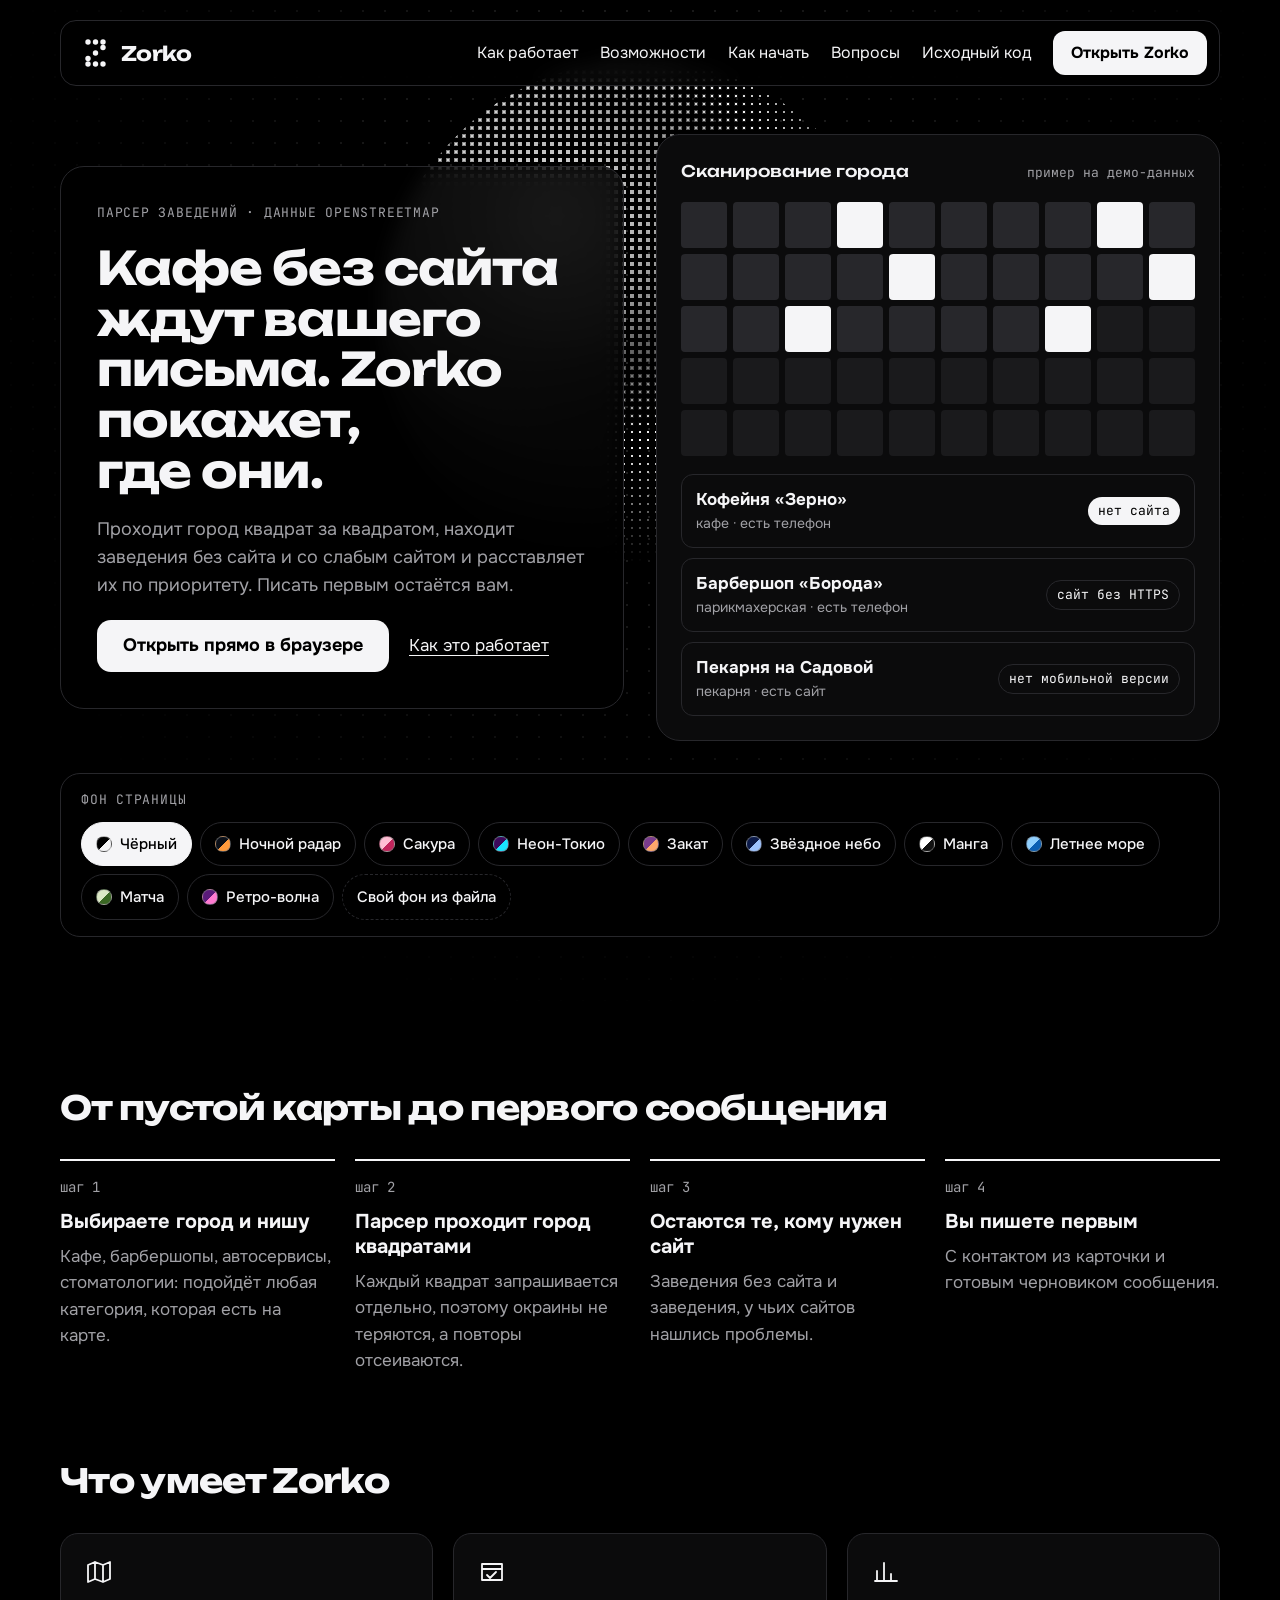
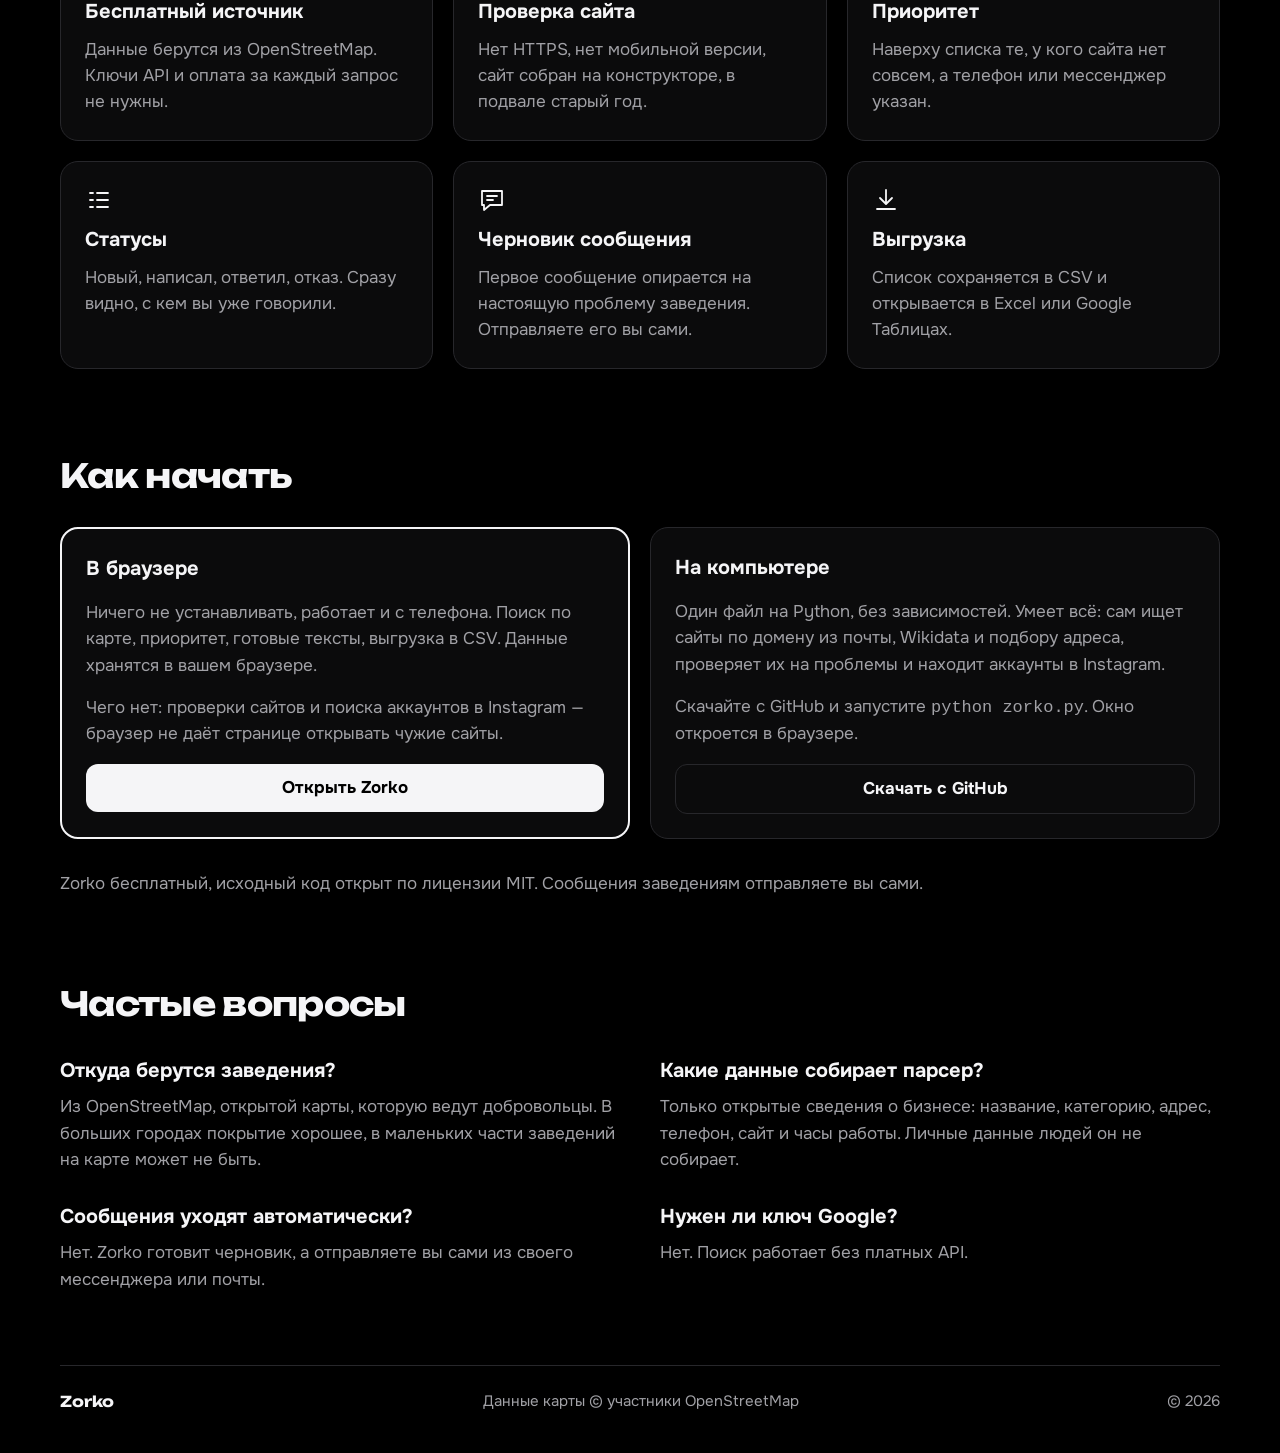
<file: docs/index.html>
<!doctype html>
<html lang="ru">
<head>
<meta charset="utf-8">
<meta name="viewport" content="width=device-width, initial-scale=1">
<title>Zorko — находит заведения без сайта</title>
<meta name="description" content="Zorko проходит город по карте, находит заведения без сайта и со слабым сайтом и расставляет их по приоритету.">
<link rel="stylesheet" href="https://fonts.googleapis.com/css2?family=Unbounded:wght@500;700&amp;family=Onest:wght@400;500;700&amp;family=JetBrains+Mono:wght@500&amp;display=swap">
<link rel="stylesheet" href="assets/site.css">
</head>
<body>
<div id="page" class="pg t-black" style="position: relative; background: var(--bg); color: var(--ink); font-family: 'Onest', system-ui, sans-serif; font-size: 17px; line-height: 1.55">

<header style="position: relative; background: var(--sky); padding: 20px 24px 64px">
<div class="scene" aria-hidden="true" data-scene></div>

<nav aria-label="Основное меню" style="position: relative; max-width: 1160px; margin: 0 auto; box-sizing: border-box; display: flex; flex-wrap: wrap; align-items: center; justify-content: space-between; gap: 10px 24px; padding: 10px 12px 10px 18px; background: var(--glass); border: 1px solid var(--line); border-radius: 16px; backdrop-filter: blur(10px)">
<a href="#top" style="display: flex; align-items: center; gap: 10px; min-height: 44px">
<svg width="32" height="32" viewBox="0 0 32 32" aria-hidden="true"><circle fill="currentColor" cx="9" cy="5" r="2.7"></circle><circle fill="currentColor" cx="16.5" cy="5" r="2.7"></circle><circle fill="currentColor" cx="24" cy="5" r="2.7"></circle><circle fill="currentColor" cx="24" cy="10.5" r="2.7"></circle><circle fill="currentColor" cx="9" cy="21.5" r="2.7"></circle><circle fill="currentColor" cx="9" cy="27" r="2.7"></circle><circle fill="currentColor" cx="16.5" cy="27" r="2.7"></circle><circle fill="currentColor" cx="24" cy="27" r="2.7"></circle><circle class="fa" cx="16.5" cy="16" r="2.7"></circle></svg>
<span style="font-family: 'Unbounded', 'Onest', sans-serif; font-weight: 700; font-size: 20px; letter-spacing: -0.01em">Zorko</span>
</a>
<div style="display: flex; flex-wrap: wrap; align-items: center; gap: 4px 22px; font-size: 16px">
<a href="#kak" style="display: inline-flex; align-items: center; min-height: 44px">Как работает</a>
<a href="#vozmozhnosti" style="display: inline-flex; align-items: center; min-height: 44px">Возможности</a>
<a href="#kak-polzovatsya" style="display: inline-flex; align-items: center; min-height: 44px">Как начать</a>
<a href="#voprosy" style="display: inline-flex; align-items: center; min-height: 44px">Вопросы</a>
<a href="https://github.com/whhhsww/zorko" target="_blank" rel="noopener" style="display: inline-flex; align-items: center; min-height: 44px">Исходный код</a>
<a class="btn" href="app/" style="display: inline-flex; align-items: center; min-height: 44px; padding: 0 18px; border-radius: 12px; background: var(--acc); font-weight: 700">Открыть Zorko</a>
</div>
</nav>

<div id="top" style="position: relative; max-width: 1160px; margin: 48px auto 0; display: grid; grid-template-columns: repeat(auto-fit, minmax(min(440px, 100%), 1fr)); gap: 32px; align-items: center">
<div class="card" style="box-sizing: border-box; padding: 36px; background: var(--glass); border: 1px solid var(--line); border-radius: 24px; backdrop-filter: blur(10px); display: flex; flex-direction: column; gap: 20px">
<div style="font-family: 'JetBrains Mono', ui-monospace, monospace; font-size: 13px; letter-spacing: 0.06em; text-transform: uppercase; color: var(--mute)">Парсер заведений · данные OpenStreetMap</div>
<h1 style="margin: 0; font-family: 'Unbounded', 'Onest', sans-serif; font-weight: 700; font-size: clamp(30px, 3.6vw, 48px); line-height: 1.1; letter-spacing: -0.02em; text-wrap: balance">Кафе без сайта ждут вашего письма. Zorko покажет, где они.</h1>
<p style="margin: 0; font-size: 18px; color: var(--mute); max-width: 34em">Проходит город квадрат за квадратом, находит заведения без сайта и со слабым сайтом и расставляет их по приоритету. Писать первым остаётся вам.</p>
<div style="display: flex; flex-wrap: wrap; align-items: center; gap: 12px 20px">
<a class="btn" href="app/" style="display: inline-flex; align-items: center; min-height: 52px; padding: 0 26px; border-radius: 14px; background: var(--acc); font-weight: 700; font-size: 18px">Открыть прямо в браузере</a>
<a href="#kak" style="display: inline-flex; align-items: center; min-height: 44px; text-decoration: underline; text-underline-offset: 4px">Как это работает</a>
</div>
</div>

<div class="card" style="box-sizing: border-box; padding: 24px; background: var(--card); border: 1px solid var(--line); border-radius: 24px; display: flex; flex-direction: column; gap: 18px">
<div style="display: flex; flex-wrap: wrap; align-items: baseline; justify-content: space-between; gap: 8px">
<div style="font-family: 'Unbounded', 'Onest', sans-serif; font-weight: 500; font-size: 16px">Сканирование города</div>
<div style="font-family: 'JetBrains Mono', ui-monospace, monospace; font-size: 13px; color: var(--mute)">пример на демо-данных</div>
</div>
<div aria-hidden="true" style="display: grid; grid-template-columns: repeat(10, minmax(0, 1fr)); gap: 6px">
<div class="cell done"></div><div class="cell done"></div><div class="cell done"></div><div class="cell hit"></div><div class="cell done"></div><div class="cell done"></div><div class="cell done"></div><div class="cell done"></div><div class="cell hit"></div><div class="cell done"></div><div class="cell done"></div><div class="cell done"></div><div class="cell done"></div><div class="cell done"></div><div class="cell hit"></div><div class="cell done"></div><div class="cell done"></div><div class="cell done"></div><div class="cell done"></div><div class="cell hit"></div><div class="cell done"></div><div class="cell done"></div><div class="cell hit"></div><div class="cell done"></div><div class="cell done"></div><div class="cell done"></div><div class="cell done"></div><div class="cell now"></div><div class="cell"></div><div class="cell"></div><div class="cell"></div><div class="cell"></div><div class="cell"></div><div class="cell"></div><div class="cell"></div><div class="cell"></div><div class="cell"></div><div class="cell"></div><div class="cell"></div><div class="cell"></div><div class="cell"></div><div class="cell"></div><div class="cell"></div><div class="cell"></div><div class="cell"></div><div class="cell"></div><div class="cell"></div><div class="cell"></div><div class="cell"></div><div class="cell"></div>
</div>
<div style="display: flex; flex-direction: column; gap: 10px">
<div style="display: flex; flex-wrap: wrap; align-items: center; justify-content: space-between; gap: 6px 12px; padding: 12px 14px; border: 1px solid var(--line); border-radius: 12px">
<div style="display: flex; flex-direction: column"><span style="font-weight: 700">Кофейня «Зерно»</span><span style="font-size: 14px; color: var(--mute)">кафе · есть телефон</span></div>
<span style="font-family: 'JetBrains Mono', ui-monospace, monospace; font-size: 13px; padding: 4px 10px; border-radius: 999px; background: var(--acc); color: var(--acc-ink)">нет сайта</span>
</div>
<div style="display: flex; flex-wrap: wrap; align-items: center; justify-content: space-between; gap: 6px 12px; padding: 12px 14px; border: 1px solid var(--line); border-radius: 12px">
<div style="display: flex; flex-direction: column"><span style="font-weight: 700">Барбершоп «Борода»</span><span style="font-size: 14px; color: var(--mute)">парикмахерская · есть телефон</span></div>
<span style="font-family: 'JetBrains Mono', ui-monospace, monospace; font-size: 13px; padding: 4px 10px; border-radius: 999px; border: 1px solid var(--line)">сайт без HTTPS</span>
</div>
<div style="display: flex; flex-wrap: wrap; align-items: center; justify-content: space-between; gap: 6px 12px; padding: 12px 14px; border: 1px solid var(--line); border-radius: 12px">
<div style="display: flex; flex-direction: column"><span style="font-weight: 700">Пекарня на Садовой</span><span style="font-size: 14px; color: var(--mute)">пекарня · есть сайт</span></div>
<span style="font-family: 'JetBrains Mono', ui-monospace, monospace; font-size: 13px; padding: 4px 10px; border-radius: 999px; border: 1px solid var(--line)">нет мобильной версии</span>
</div>
</div>
</div>
</div>

<div class="card" style="position: relative; max-width: 1160px; margin: 32px auto 0; box-sizing: border-box; padding: 16px 20px; background: var(--glass); border: 1px solid var(--line); border-radius: 20px; backdrop-filter: blur(10px); display: flex; flex-direction: column; gap: 12px">
<div style="font-family: 'JetBrains Mono', ui-monospace, monospace; font-size: 13px; letter-spacing: 0.06em; text-transform: uppercase; color: var(--mute)">Фон страницы</div>
<div role="group" aria-label="Фон страницы" data-theme-chips style="display: flex; flex-wrap: wrap; gap: 8px">
<label class="chip up" id="bg-label"><input id="bg-file" class="vh" type="file" accept="image/*"><span>Свой фон из файла</span></label>
</div>
</div>
</header>

<section id="kak" style="max-width: 1160px; margin: 0 auto; padding: 88px 24px 0; display: flex; flex-direction: column; gap: 32px">
<h2 style="margin: 0; font-family: 'Unbounded', 'Onest', sans-serif; font-weight: 700; font-size: clamp(24px, 2.6vw, 34px); line-height: 1.15; letter-spacing: -0.02em; text-wrap: balance">От пустой карты до первого сообщения</h2>
<ol style="list-style: none; margin: 0; padding: 0; display: grid; grid-template-columns: repeat(auto-fit, minmax(min(240px, 100%), 1fr)); gap: 20px">
<li style="display: flex; flex-direction: column; gap: 10px; padding-top: 16px; border-top: 2px solid var(--acc)">
<span style="font-family: 'JetBrains Mono', ui-monospace, monospace; font-size: 14px; color: var(--mute)">шаг 1</span>
<h3 style="margin: 0; font-size: 20px; line-height: 1.25">Выбираете город и нишу</h3>
<p style="margin: 0; color: var(--mute)">Кафе, барбершопы, автосервисы, стоматологии: подойдёт любая категория, которая есть на карте.</p>
</li>
<li style="display: flex; flex-direction: column; gap: 10px; padding-top: 16px; border-top: 2px solid var(--acc)">
<span style="font-family: 'JetBrains Mono', ui-monospace, monospace; font-size: 14px; color: var(--mute)">шаг 2</span>
<h3 style="margin: 0; font-size: 20px; line-height: 1.25">Парсер проходит город квадратами</h3>
<p style="margin: 0; color: var(--mute)">Каждый квадрат запрашивается отдельно, поэтому окраины не теряются, а повторы отсеиваются.</p>
</li>
<li style="display: flex; flex-direction: column; gap: 10px; padding-top: 16px; border-top: 2px solid var(--acc)">
<span style="font-family: 'JetBrains Mono', ui-monospace, monospace; font-size: 14px; color: var(--mute)">шаг 3</span>
<h3 style="margin: 0; font-size: 20px; line-height: 1.25">Остаются те, кому нужен сайт</h3>
<p style="margin: 0; color: var(--mute)">Заведения без сайта и заведения, у чьих сайтов нашлись проблемы.</p>
</li>
<li style="display: flex; flex-direction: column; gap: 10px; padding-top: 16px; border-top: 2px solid var(--acc)">
<span style="font-family: 'JetBrains Mono', ui-monospace, monospace; font-size: 14px; color: var(--mute)">шаг 4</span>
<h3 style="margin: 0; font-size: 20px; line-height: 1.25">Вы пишете первым</h3>
<p style="margin: 0; color: var(--mute)">С контактом из карточки и готовым черновиком сообщения.</p>
</li>
</ol>
</section>

<section id="vozmozhnosti" style="max-width: 1160px; margin: 0 auto; padding: 88px 24px 0; display: flex; flex-direction: column; gap: 32px">
<h2 style="margin: 0; font-family: 'Unbounded', 'Onest', sans-serif; font-weight: 700; font-size: clamp(24px, 2.6vw, 34px); line-height: 1.15; letter-spacing: -0.02em; text-wrap: balance">Что умеет Zorko</h2>
<div style="display: grid; grid-template-columns: repeat(auto-fit, minmax(min(320px, 100%), 1fr)); gap: 20px">
<div class="card" style="display: flex; flex-direction: column; gap: 10px; padding: 24px; background: var(--card); border: 1px solid var(--line); border-radius: 18px">
<svg width="28" height="28" viewBox="0 0 28 28" aria-hidden="true" style="color: var(--acc)"><path class="ic" d="M3 7l7-3 8 3 7-3v17l-7 3-8-3-7 3zM10 4v17M18 7v17"></path></svg>
<h3 style="margin: 0; font-size: 20px">Бесплатный источник</h3>
<p style="margin: 0; color: var(--mute)">Данные берутся из OpenStreetMap. Ключи API и оплата за каждый запрос не нужны.</p>
</div>
<div class="card" style="display: flex; flex-direction: column; gap: 10px; padding: 24px; background: var(--card); border: 1px solid var(--line); border-radius: 18px">
<svg width="28" height="28" viewBox="0 0 28 28" aria-hidden="true" style="color: var(--acc)"><path class="ic" d="M4 6h20v16H4zM4 11h20M9 17l3 3 6-6"></path></svg>
<h3 style="margin: 0; font-size: 20px">Проверка сайта</h3>
<p style="margin: 0; color: var(--mute)">Нет HTTPS, нет мобильной версии, сайт собран на конструкторе, в подвале старый год.</p>
</div>
<div class="card" style="display: flex; flex-direction: column; gap: 10px; padding: 24px; background: var(--card); border: 1px solid var(--line); border-radius: 18px">
<svg width="28" height="28" viewBox="0 0 28 28" aria-hidden="true" style="color: var(--acc)"><path class="ic" d="M5 23V13M12 23V5M19 23v-7M3 23h22"></path></svg>
<h3 style="margin: 0; font-size: 20px">Приоритет</h3>
<p style="margin: 0; color: var(--mute)">Наверху списка те, у кого сайта нет совсем, а телефон или мессенджер указан.</p>
</div>
<div class="card" style="display: flex; flex-direction: column; gap: 10px; padding: 24px; background: var(--card); border: 1px solid var(--line); border-radius: 18px">
<svg width="28" height="28" viewBox="0 0 28 28" aria-hidden="true" style="color: var(--acc)"><path class="ic" d="M5 7h3M12 7h11M5 14h3M12 14h11M5 21h3M12 21h11"></path></svg>
<h3 style="margin: 0; font-size: 20px">Статусы</h3>
<p style="margin: 0; color: var(--mute)">Новый, написал, ответил, отказ. Сразу видно, с кем вы уже говорили.</p>
</div>
<div class="card" style="display: flex; flex-direction: column; gap: 10px; padding: 24px; background: var(--card); border: 1px solid var(--line); border-radius: 18px">
<svg width="28" height="28" viewBox="0 0 28 28" aria-hidden="true" style="color: var(--acc)"><path class="ic" d="M4 5h20v14H12l-6 5v-5H4zM9 10h10M9 14h6"></path></svg>
<h3 style="margin: 0; font-size: 20px">Черновик сообщения</h3>
<p style="margin: 0; color: var(--mute)">Первое сообщение опирается на настоящую проблему заведения. Отправляете его вы сами.</p>
</div>
<div class="card" style="display: flex; flex-direction: column; gap: 10px; padding: 24px; background: var(--card); border: 1px solid var(--line); border-radius: 18px">
<svg width="28" height="28" viewBox="0 0 28 28" aria-hidden="true" style="color: var(--acc)"><path class="ic" d="M14 4v13M8 12l6 6 6-6M5 23h18"></path></svg>
<h3 style="margin: 0; font-size: 20px">Выгрузка</h3>
<p style="margin: 0; color: var(--mute)">Список сохраняется в CSV и открывается в Excel или Google Таблицах.</p>
</div>
</div>
</section>

<section id="kak-polzovatsya" style="max-width: 1160px; margin: 0 auto; padding: 88px 24px 0; display: flex; flex-direction: column; gap: 32px">
<h2 style="margin: 0; font-family: 'Unbounded', 'Onest', sans-serif; font-weight: 700; font-size: clamp(24px, 2.6vw, 34px); line-height: 1.15; letter-spacing: -0.02em; text-wrap: balance">Как начать</h2>
<div style="display: grid; grid-template-columns: repeat(auto-fit, minmax(min(320px, 100%), 1fr)); gap: 20px; align-items: stretch">
<div class="card" style="display: flex; flex-direction: column; gap: 16px; padding: 24px; background: var(--card); border: 2px solid var(--acc); border-radius: 18px">
<h3 style="margin: 0; font-size: 20px">В браузере</h3>
<p style="margin: 0; color: var(--mute)">Ничего не устанавливать, работает и с телефона. Поиск по карте, приоритет, готовые тексты, выгрузка в CSV. Данные хранятся в вашем браузере.</p>
<p style="margin: 0; color: var(--mute)">Чего нет: проверки сайтов и поиска аккаунтов в Instagram — браузер не даёт странице открывать чужие сайты.</p>
<a class="btn" href="app/" style="display: inline-flex; align-items: center; justify-content: center; min-height: 48px; padding: 0 22px; border-radius: 12px; background: var(--acc); font-weight: 700">Открыть Zorko</a>
</div>
<div class="card" style="display: flex; flex-direction: column; gap: 16px; padding: 24px; background: var(--card); border: 1px solid var(--line); border-radius: 18px">
<h3 style="margin: 0; font-size: 20px">На компьютере</h3>
<p style="margin: 0; color: var(--mute)">Один файл на Python, без зависимостей. Умеет всё: сам ищет сайты по домену из почты, Wikidata и подбору адреса, проверяет их на проблемы и находит аккаунты в Instagram.</p>
<p style="margin: 0; color: var(--mute)">Скачайте с GitHub и запустите <code>python zorko.py</code>. Окно откроется в браузере.</p>
<a class="btn" href="https://github.com/whhhsww/zorko" target="_blank" rel="noopener" style="display: inline-flex; align-items: center; justify-content: center; min-height: 48px; padding: 0 22px; border-radius: 12px; border: 1px solid var(--line); background: transparent; color: var(--ink); font-weight: 700">Скачать с GitHub</a>
</div>
</div>
<p style="margin: 0; color: var(--mute)">Zorko бесплатный, исходный код открыт по лицензии MIT. Сообщения заведениям отправляете вы сами.</p>
</section>

<section id="voprosy" style="max-width: 1160px; margin: 0 auto; padding: 88px 24px 0; display: flex; flex-direction: column; gap: 32px">
<h2 style="margin: 0; font-family: 'Unbounded', 'Onest', sans-serif; font-weight: 700; font-size: clamp(24px, 2.6vw, 34px); line-height: 1.15; letter-spacing: -0.02em; text-wrap: balance">Частые вопросы</h2>
<div style="display: grid; grid-template-columns: repeat(auto-fit, minmax(min(440px, 100%), 1fr)); gap: 28px 40px">
<div style="display: flex; flex-direction: column; gap: 8px">
<h3 style="margin: 0; font-size: 20px">Откуда берутся заведения?</h3>
<p style="margin: 0; color: var(--mute)">Из OpenStreetMap, открытой карты, которую ведут добровольцы. В больших городах покрытие хорошее, в маленьких части заведений на карте может не быть.</p>
</div>
<div style="display: flex; flex-direction: column; gap: 8px">
<h3 style="margin: 0; font-size: 20px">Какие данные собирает парсер?</h3>
<p style="margin: 0; color: var(--mute)">Только открытые сведения о бизнесе: название, категорию, адрес, телефон, сайт и часы работы. Личные данные людей он не собирает.</p>
</div>
<div style="display: flex; flex-direction: column; gap: 8px">
<h3 style="margin: 0; font-size: 20px">Сообщения уходят автоматически?</h3>
<p style="margin: 0; color: var(--mute)">Нет. Zorko готовит черновик, а отправляете вы сами из своего мессенджера или почты.</p>
</div>
<div style="display: flex; flex-direction: column; gap: 8px">
<h3 style="margin: 0; font-size: 20px">Нужен ли ключ Google?</h3>
<p style="margin: 0; color: var(--mute)">Нет. Поиск работает без платных API.</p>
</div>
</div>
</section>

<footer style="max-width: 1160px; margin: 0 auto; padding: 72px 24px 40px">
<div style="display: flex; flex-wrap: wrap; align-items: center; justify-content: space-between; gap: 12px 32px; padding-top: 24px; border-top: 1px solid var(--line); color: var(--mute); font-size: 15px">
<span style="font-family: 'Unbounded', 'Onest', sans-serif; font-weight: 700; color: var(--ink)">Zorko</span>
<span>Данные карты © участники OpenStreetMap</span>
<span>© 2026</span>
</div>
</footer>

</div>
<script src="assets/scene.js"></script>
<script src="assets/site.js"></script>
</body>
</html>
</file>
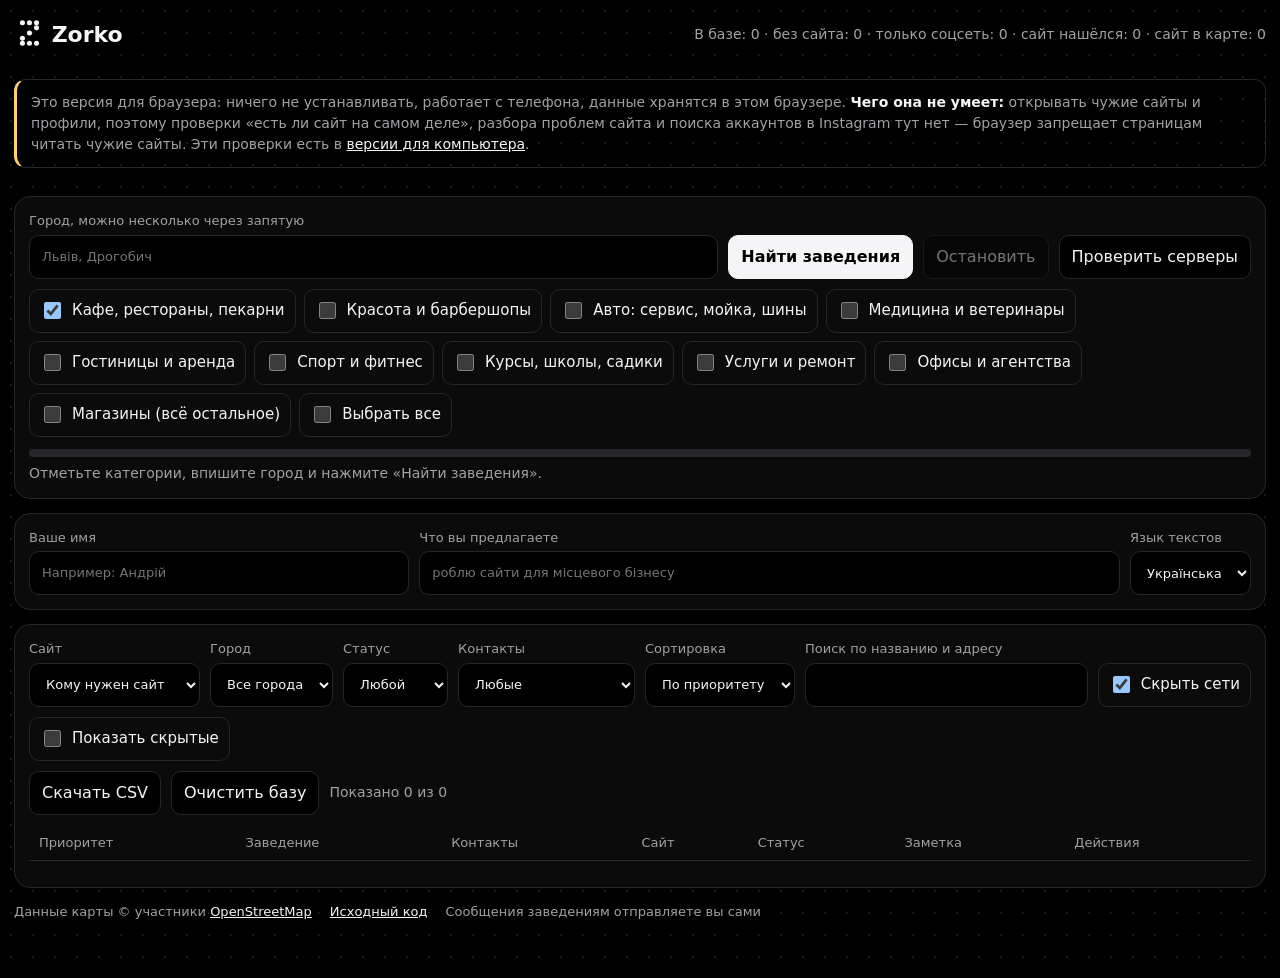
<file: docs/app/index.html>
<!doctype html>
<html lang="ru">
<head>
<meta charset="utf-8">
<meta name="viewport" content="width=device-width, initial-scale=1">
<title>Zorko в браузере</title>
<meta name="description" content="Поиск заведений без сайта по данным OpenStreetMap. Работает прямо в браузере, ничего не устанавливая.">
<style>
:root{--bg:#000;--card:#0b0b0c;--ink:#f5f5f7;--mute:#a1a1a6;--line:#27272b;--acc:#f5f5f7;--acc-ink:#000;--good:#7ee0a1;--warn:#ffcf70;--bad:#ff8f8f}
*{box-sizing:border-box}
html{color-scheme:dark}
body{margin:0;background:var(--bg);color:var(--ink);font:16px/1.5 "Segoe UI",system-ui,sans-serif;
  background-image:radial-gradient(rgba(255,255,255,.1) 1px,transparent 1.2px);background-size:22px 22px}
main{max-width:1500px;margin:0 auto;padding:18px 14px 56px;display:flex;flex-direction:column;gap:14px}
header{display:flex;flex-wrap:wrap;align-items:center;justify-content:space-between;gap:10px}
.brand{display:flex;align-items:center;gap:10px;font-size:22px;font-weight:700}
.brand a{color:inherit;text-decoration:none}
.panel{background:var(--card);border:1px solid var(--line);border-radius:16px;padding:14px}
.row{display:flex;flex-wrap:wrap;gap:10px;align-items:end}
label{display:flex;flex-direction:column;gap:4px;font-size:13px;color:var(--mute)}
input,select,textarea,button{font:inherit;color:var(--ink);background:#000;border:1px solid var(--line);border-radius:10px;padding:9px 12px;min-height:44px}
input:focus-visible,select:focus-visible,textarea:focus-visible,button:focus-visible,a:focus-visible{outline:2px solid var(--acc);outline-offset:2px}
button{cursor:pointer}
button:hover{border-color:var(--acc)}
button.main{background:var(--acc);color:var(--acc-ink);border-color:var(--acc);font-weight:700}
button:disabled{opacity:.45;cursor:default}
.grow{flex:1 1 220px}
.check{flex-direction:row;align-items:center;gap:8px;min-height:44px;font-size:15px;color:var(--ink);padding:0 10px;border:1px solid var(--line);border-radius:10px;cursor:pointer}
.check input{min-height:0;padding:0;width:17px;height:17px}
.check:hover{border-color:var(--acc)}
.cats{display:flex;flex-wrap:wrap;gap:8px;margin-top:10px}
.bar{height:8px;border-radius:8px;background:var(--line);overflow:hidden}
.bar i{display:block;height:100%;width:0;background:var(--acc);transition:width .4s}
.muted{color:var(--mute);font-size:14px}
.err{color:var(--bad)}
.note{border:1px solid var(--line);border-left:3px solid var(--warn);border-radius:12px;padding:12px 14px;color:var(--mute);font-size:14px}
.note b{color:var(--ink)}
.note a{color:var(--ink)}
.wrap{overflow-x:auto}
table{width:100%;border-collapse:collapse;min-width:980px}
th{font-size:13px;color:var(--mute);text-align:left;font-weight:500;padding:8px 10px;border-bottom:1px solid var(--line);white-space:nowrap}
td{padding:10px;border-bottom:1px solid var(--line);vertical-align:top}
tr.dim td{opacity:.55}
tr.pick{cursor:pointer}
tr.pick:hover td{background:#141416}
.score{display:inline-block;min-width:38px;text-align:center;padding:3px 6px;border-radius:8px;border:1px solid var(--line);font-variant-numeric:tabular-nums;font-weight:700}
.score.hi{background:var(--acc);color:var(--acc-ink);border-color:var(--acc)}
.tag{display:inline-block;margin:0 4px 4px 0;padding:2px 8px;border-radius:999px;border:1px solid var(--line);font-size:13px}
.tag.none{background:var(--acc);color:var(--acc-ink);border-color:var(--acc)}
.tag.ok{border-color:var(--good);color:var(--good)}
a{color:var(--ink)}
td input{width:100%;min-width:150px;min-height:36px;padding:6px 8px}
td select,td button,td a.mini{min-height:36px;padding:6px 8px}
a.mini{display:inline-block;border:1px solid var(--line);border-radius:10px;text-decoration:none;text-align:center}
a.mini:hover{border-color:var(--acc)}
dialog{background:var(--card);color:var(--ink);border:1px solid var(--line);border-radius:16px;padding:20px;width:min(660px,94vw)}
dialog::backdrop{background:rgba(0,0,0,.72)}
textarea{width:100%;min-height:220px;resize:vertical}
footer{color:var(--mute);font-size:13px;display:flex;flex-wrap:wrap;gap:6px 18px}
#toast{position:fixed;right:14px;bottom:14px;max-width:min(560px,92vw);padding:12px 16px;background:var(--acc);color:var(--acc-ink);border-radius:12px;font-weight:600;opacity:0;pointer-events:none;transition:opacity .2s;overflow-wrap:anywhere;z-index:5}
#toast.on{opacity:1}
.more{display:flex;justify-content:center;padding-top:12px}
</style>
</head>
<body>
<main>
<header>
  <div class="brand">
    <a href="../" aria-label="Zorko, на главную">
      <svg width="30" height="30" viewBox="0 0 32 32" aria-hidden="true" fill="currentColor" style="vertical-align:-6px"><circle cx="9" cy="5" r="2.7"/><circle cx="16.5" cy="5" r="2.7"/><circle cx="24" cy="5" r="2.7"/><circle cx="24" cy="10.5" r="2.7"/><circle cx="16.5" cy="16" r="2.7"/><circle cx="9" cy="21.5" r="2.7"/><circle cx="9" cy="27" r="2.7"/><circle cx="16.5" cy="27" r="2.7"/><circle cx="24" cy="27" r="2.7"/></svg>
      Zorko
    </a>
  </div>
  <div class="muted" id="stats">В базе: 0</div>
</header>

<p class="note">Это версия для браузера: ничего не устанавливать, работает с телефона, данные хранятся в этом браузере.
<b>Чего она не умеет:</b> открывать чужие сайты и профили, поэтому проверки «есть ли сайт на самом деле», разбора проблем сайта
и поиска аккаунтов в Instagram тут нет — браузер запрещает страницам читать чужие сайты.
Эти проверки есть в <a href="https://github.com/whhhsww/zorko" target="_blank" rel="noopener">версии для компьютера</a>.</p>

<section class="panel" aria-label="Поиск заведений">
  <form class="row" id="scan-form">
    <label class="grow">Город, можно несколько через запятую<input id="city" placeholder="Львів, Дрогобич" required></label>
    <button class="main" id="scan-btn" type="submit">Найти заведения</button>
    <button id="stop-btn" type="button" disabled>Остановить</button>
    <button id="ping-btn" type="button" title="Покажет, отвечают ли серверы карт прямо сейчас">Проверить серверы</button>
  </form>
  <div class="cats" id="cats" role="group" aria-label="Категории заведений"></div>
  <div style="margin-top:12px;display:flex;flex-direction:column;gap:6px">
    <div class="bar" role="progressbar" aria-label="Ход поиска" aria-valuemin="0" aria-valuemax="100" id="bar"><i></i></div>
    <div class="muted" id="job-msg">Отметьте категории, впишите город и нажмите «Найти заведения».</div>
  </div>
</section>

<section class="panel" aria-label="Ваши данные для текстов">
  <div class="row">
    <label class="grow">Ваше имя<input id="my-name" placeholder="Например: Андрій"></label>
    <label class="grow" style="flex-grow:3">Что вы предлагаете<input id="offer" placeholder="роблю сайти для місцевого бізнесу"></label>
    <label>Язык текстов<select id="lang"><option value="ua">Українська</option><option value="ru">Русский</option></select></label>
  </div>
</section>

<section class="panel" aria-label="Заведения">
  <div class="row" style="margin-bottom:10px">
    <label>Сайт<select id="f-site">
      <option value="lead">Кому нужен сайт</option>
      <option value="none">Сайта нет в карте</option>
      <option value="social">Только соцсеть</option>
      <option value="found">Сайт нашёлся</option>
      <option value="site">Сайт есть в карте</option>
      <option value="all">Все</option>
    </select></label>
    <label>Город<select id="f-city"><option value="">Все города</option></select></label>
    <label>Статус<select id="f-status"><option value="">Любой</option></select></label>
    <label>Контакты<select id="f-contact">
      <option value="">Любые</option><option value="any">Есть хоть какой-то</option>
      <option value="phone">Есть телефон</option><option value="insta">Есть Instagram</option>
    </select></label>
    <label>Сортировка<select id="f-sort">
      <option value="score">По приоритету</option><option value="name">По названию</option>
      <option value="city">По городу</option><option value="new">Сначала новые</option>
    </select></label>
    <label class="grow">Поиск по названию и адресу<input id="f-text" type="search"></label>
    <label class="check"><input id="f-chain" type="checkbox" checked> Скрыть сети</label>
    <label class="check"><input id="f-hidden" type="checkbox"> Показать скрытые</label>
  </div>
  <div class="row" style="margin-bottom:10px">
    <button type="button" id="csv-btn">Скачать CSV</button>
    <button type="button" id="clear-btn">Очистить базу</button>
    <span class="muted" id="count" style="align-self:center"></span>
  </div>
  <div class="wrap">
    <table>
      <thead><tr><th>Приоритет</th><th>Заведение</th><th>Контакты</th><th>Сайт</th><th>Статус</th><th>Заметка</th><th>Действия</th></tr></thead>
      <tbody id="rows"></tbody>
    </table>
  </div>
  <div class="more"><button type="button" id="more-btn" hidden>Показать ещё</button></div>
</section>

<footer>
  <span>Данные карты © участники <a href="https://www.openstreetmap.org/copyright" target="_blank" rel="noopener">OpenStreetMap</a></span>
  <span><a href="https://github.com/whhhsww/zorko" target="_blank" rel="noopener">Исходный код</a></span>
  <span>Сообщения заведениям отправляете вы сами</span>
</footer>
</main>

<dialog id="draft-dlg" aria-labelledby="draft-title">
  <h2 id="draft-title" style="margin:0 0 4px;font-size:20px">Текст сообщения</h2>
  <div class="muted" id="draft-contact"></div>
  <div class="row" id="draft-links" style="margin:10px 0 12px;gap:8px"></div>
  <div class="row" id="draft-tabs" role="group" aria-label="Вид сообщения" style="margin-bottom:12px"></div>
  <textarea id="draft-text" aria-label="Текст сообщения"></textarea>
  <div class="row" style="margin-top:12px;justify-content:flex-end">
    <span class="muted" id="copy-msg" style="margin-right:auto"></span>
    <button type="button" id="copy-btn" class="main">Скопировать</button>
    <button type="button" id="close-btn">Закрыть</button>
  </div>
</dialog>

<dialog id="site-dlg" aria-labelledby="site-title">
  <h2 id="site-title" style="margin:0 0 12px;font-size:20px">У них есть сайт</h2>
  <p class="muted" style="margin:0 0 12px">Нашли сайт в поиске или в описании профиля? Впишите его: заведение уйдёт из списка, адрес останется в базе и в выгрузке.</p>
  <label>Адрес сайта<input id="site-input" type="text" placeholder="example.com" style="width:100%"></label>
  <p class="err" id="site-msg" style="margin:10px 0 0" hidden></p>
  <div class="row" style="margin-top:12px;justify-content:flex-end">
    <button type="button" id="site-save" class="main">Сохранить</button>
    <button type="button" id="site-cancel">Отмена</button>
  </div>
</dialog>

<dialog id="clear-dlg" aria-labelledby="clear-title">
  <h2 id="clear-title" style="margin:0 0 12px;font-size:20px">Очистить базу?</h2>
  <p class="muted">Из этого браузера удалятся все найденные заведения вместе со статусами и заметками. Вернуть их нельзя.</p>
  <div class="row" style="margin-top:12px;justify-content:flex-end">
    <button type="button" id="clear-yes" class="main">Удалить всё</button>
    <button type="button" id="clear-no">Отмена</button>
  </div>
</dialog>
<div id="toast" role="status" aria-live="polite"></div>

<script>
'use strict';
// ---------- справочники ----------
const CATEGORIES = [
  ['food', 'Кафе, рестораны, пекарни', ['["amenity"~"^(cafe|restaurant|fast_food|bar|pub|ice_cream|food_court|biergarten)$"]',
    '["shop"~"^(bakery|pastry|confectionery|coffee|tea|deli|butcher|greengrocer|alcohol|beverages|seafood|cheese|chocolate)$"]']],
  ['beauty', 'Красота и барбершопы', ['["shop"~"^(hairdresser|beauty|cosmetics|massage|tattoo|nails|perfumery)$"]', '["leisure"="sauna"]', '["amenity"="spa"]']],
  ['auto', 'Авто: сервис, мойка, шины', ['["shop"~"^(car_repair|tyres|car_parts|car|motorcycle|bicycle)$"]', '["amenity"~"^(car_wash|driving_school)$"]']],
  ['med', 'Медицина и ветеринары', ['["amenity"~"^(dentist|clinic|doctors|veterinary|pharmacy)$"]',
    '["healthcare"~"^(dentist|clinic|doctor|physiotherapist|laboratory|optometrist)$"]', '["shop"~"^(optician|hearing_aids|medical_supply)$"]']],
  ['stay', 'Гостиницы и аренда', ['["tourism"~"^(hotel|guest_house|hostel|motel|apartment|chalet)$"]']],
  ['sport', 'Спорт и фитнес', ['["leisure"~"^(fitness_centre|sports_centre|dance|horse_riding|bowling_alley|climbing)$"]',
    '["shop"~"^(sports|fishing|outdoor)$"]']],
  ['edu', 'Курсы, школы, садики', ['["amenity"~"^(language_school|music_school|prep_school|kindergarten|college|childcare)$"]', '["office"="educational_institution"]']],
  ['service', 'Услуги и ремонт', ['["shop"~"^(laundry|dry_cleaning|shoe_repair|locksmith|photo|travel_agency|florist|funeral_directors|tailor|jewelry|watches|copyshop|printing|pet_grooming|storage_rental|rental)$"]', '["craft"]']],
  ['office', 'Офисы и агентства', ['["office"~"^(estate_agent|lawyer|accountant|insurance|advertising_agency|it|architect|company|employment_agency|travel_agent|notary|financial)$"]']],
  ['shops', 'Магазины (всё остальное)', ['["shop"]']]
];
const KIND_RU = {cafe:'кафе',restaurant:'ресторан',fast_food:'фастфуд',bar:'бар',pub:'паб',biergarten:'пивная',ice_cream:'мороженое',
  food_court:'фуд-корт',bakery:'пекарня',pastry:'кондитерская',confectionery:'кондитерская',coffee:'кофе',tea:'чай',deli:'деликатесы',
  butcher:'мясная лавка',greengrocer:'овощи и фрукты',alcohol:'алкоголь',beverages:'напитки',seafood:'рыба',cheese:'сыры',chocolate:'шоколад',
  hairdresser:'парикмахерская',beauty:'салон красоты',cosmetics:'косметика',massage:'массаж',tattoo:'тату-салон',nails:'ногтевая студия',
  perfumery:'парфюмерия',sauna:'сауна',spa:'спа',car_repair:'автосервис',tyres:'шиномонтаж',car_parts:'автозапчасти',car:'автосалон',
  motorcycle:'мотосалон',bicycle:'велосипеды',car_wash:'автомойка',driving_school:'автошкола',dentist:'стоматология',clinic:'клиника',
  doctors:'врач',veterinary:'ветклиника',pharmacy:'аптека',physiotherapist:'физиотерапия',laboratory:'лаборатория',optometrist:'оптометрист',
  optician:'оптика',hearing_aids:'слуховые аппараты',medical_supply:'медтехника',hotel:'гостиница',guest_house:'гостевой дом',hostel:'хостел',
  motel:'мотель',apartment:'апартаменты',chalet:'домик',fitness_centre:'фитнес',sports_centre:'спорткомплекс',dance:'танцы',
  horse_riding:'конный клуб',bowling_alley:'боулинг',climbing:'скалодром',sports:'спорттовары',fishing:'рыбалка',outdoor:'туризм',
  language_school:'языковая школа',music_school:'музыкальная школа',prep_school:'курсы',kindergarten:'детский сад',college:'колледж',
  childcare:'детский центр',educational_institution:'учебный центр',laundry:'прачечная',dry_cleaning:'химчистка',shoe_repair:'ремонт обуви',
  locksmith:'ключи и замки',photo:'фотостудия',travel_agency:'турагентство',florist:'цветы',funeral_directors:'ритуальные услуги',
  tailor:'ателье',jewelry:'ювелирный',watches:'часы',copyshop:'копицентр',printing:'типография',pet_grooming:'груминг',
  storage_rental:'склады',rental:'прокат',estate_agent:'недвижимость',lawyer:'юрист',accountant:'бухгалтер',insurance:'страхование',
  advertising_agency:'реклама',it:'IT-компания',architect:'архитектор',company:'компания',employment_agency:'кадровое агентство',
  travel_agent:'турагент',notary:'нотариус',financial:'финансы'};
const KIND_UA = {'кафе':"кав'ярня",'ресторан':'ресторан','фастфуд':'фастфуд','бар':'бар','паб':'паб','пивная':'пивна',
  'мороженое':'морозиво','фуд-корт':'фуд-корт','пекарня':'пекарня','кондитерская':'кондитерська','кофе':'кава','чай':'чай',
  'деликатесы':'делікатеси','мясная лавка':"м'ясна лавка",'овощи и фрукты':'овочі і фрукти','алкоголь':'алкоголь','напитки':'напої',
  'рыба':'риба','сыры':'сири','шоколад':'шоколад','парикмахерская':'перукарня','салон красоты':'салон краси','косметика':'косметика',
  'массаж':'масаж','тату-салон':'тату-салон','ногтевая студия':'нігтьова студія','парфюмерия':'парфумерія','сауна':'сауна','спа':'спа',
  'автосервис':'автосервіс','шиномонтаж':'шиномонтаж','автозапчасти':'автозапчастини','автосалон':'автосалон','мотосалон':'мотосалон',
  'велосипеды':'велосипеди','автомойка':'автомийка','автошкола':'автошкола','стоматология':'стоматологія','клиника':'клініка',
  'врач':'лікар','ветклиника':'ветклініка','аптека':'аптека','физиотерапия':'фізіотерапія','лаборатория':'лабораторія',
  'оптометрист':'оптометрист','оптика':'оптика','слуховые аппараты':'слухові апарати','медтехника':'медтехніка','гостиница':'готель',
  'гостевой дом':'гостьовий будинок','хостел':'хостел','мотель':'мотель','апартаменты':'апартаменти','домик':'будиночок',
  'фитнес':'фітнес-клуб','спорткомплекс':'спорткомплекс','танцы':'танці','конный клуб':'кінний клуб','боулинг':'боулінг',
  'скалодром':'скеледром','спорттовары':'спорттовари','рыбалка':'рибалка','туризм':'туризм','языковая школа':'мовна школа',
  'музыкальная школа':'музична школа','курсы':'курси','детский сад':'дитячий садок','колледж':'коледж','детский центр':'дитячий центр',
  'учебный центр':'навчальний центр','прачечная':'пральня','химчистка':'хімчистка','ремонт обуви':'ремонт взуття',
  'ключи и замки':'ключі та замки','фотостудия':'фотостудія','турагентство':'турагенція','цветы':'квіти',
  'ритуальные услуги':'ритуальні послуги','ателье':'ательє','ювелирный':'ювелірний магазин','часы':'годинники','копицентр':'копіцентр',
  'типография':'друкарня','груминг':'грумінг','склады':'склади','прокат':'прокат','недвижимость':'нерухомість','юрист':'юрист',
  'бухгалтер':'бухгалтер','страхование':'страхування','реклама':'реклама','IT-компания':'IT-компанія','архитектор':'архітектор',
  'компания':'компанія','кадровое агентство':'кадрова агенція','турагент':'турагент','нотариус':'нотаріус','финансы':'фінанси'};
// Города, записанные в карте по-русски, в украинском письме пишем по-украински.
const CITY_UA = {'киев':'Київ','львов':'Львів','харьков':'Харків','одесса':'Одеса','днепр':'Дніпро','запорожье':'Запоріжжя',
  'николаев':'Миколаїв','винница':'Вінниця','чернигов':'Чернігів','черкассы':'Черкаси','сумы':'Суми','ровно':'Рівне',
  'хмельницкий':'Хмельницький','черновцы':'Чернівці','тернополь':'Тернопіль','ивано-франковск':'Івано-Франківськ','луцк':'Луцьк',
  'кропивницкий':'Кропивницький','мариуполь':'Маріуполь','кривой рог':'Кривий Ріг','белая церковь':'Біла Церква','бровары':'Бровари',
  'ирпень':'Ірпінь','дрогобыч':'Дрогобич','трускавец':'Трускавець','борисполь':'Бориспіль','вишневое':'Вишневе','умань':'Умань'};
const STATUSES = [['new','Новый'],['written','Написал'],['replied','Ответил'],['refused','Отказ']];
const SOCIAL_HOSTS = ['instagram.com','facebook.com','fb.com','fb.me','t.me','telegram.me','vk.com','tiktok.com','linktr.ee',
  'taplink.cc','youtube.com','wa.me','ok.ru','pinterest.com','x.com','twitter.com','linkedin.com'];
const MIRRORS = ['https://overpass-api.de/api/interpreter','https://overpass.kumi.systems/api/interpreter','https://overpass.private.coffee/api/interpreter'];
const NOMINATIM = 'https://nominatim.openstreetmap.org/search';
const MAX_SPLITS = 3, PAGE_SIZE = 200, STORE = 'zorko-places', SETTINGS = 'zorko-settings';
const NO_MAP = 'Серверы карт не отвечают. Они бесплатные и общие: бывают перегружены, а после большого поиска могут на время ограничить ваш адрес. Подождите 10–15 минут, выключите VPN и попробуйте снова.';

// ---------- мелкие помощники ----------
const $ = (s) => document.querySelector(s);
function el(tag, props, ...kids) {
  const n = document.createElement(tag);
  for (const k in (props || {})) {
    if (k === 'class') n.className = props[k];
    else if (k === 'text') n.textContent = props[k];
    else if (k.startsWith('on')) n.addEventListener(k.slice(2), props[k]);
    else if (props[k] !== null && props[k] !== undefined) n.setAttribute(k, props[k]);
  }
  for (const c of kids) if (c != null) n.append(c);
  return n;
}
const sleep = (ms) => new Promise((r) => setTimeout(r, ms));
function normalizeName(s) { return String(s || '').toLowerCase().replace(/[^0-9a-zа-яёіїєґ]+/g, ''); }
function normalizeUrl(u) { u = String(u || '').trim(); return u && !/^https?:\/\//i.test(u) ? 'http://' + u : u; }
function hostOf(u) { try { return new URL(normalizeUrl(u)).hostname.toLowerCase(); } catch (e) { return ''; } }
function isSocial(u) { const h = hostOf(u); return SOCIAL_HOSTS.some((s) => h === s || h.endsWith('.' + s)); }
function siteState(u) { return !u ? 'none' : (isSocial(u) ? 'social' : 'site'); }
function meters(a, b) {
  const dy = (a.lat - b.lat) * 111000, dx = (a.lon - b.lon) * 111000 * Math.cos((a.lat + b.lat) / 2 * Math.PI / 180);
  return Math.hypot(dx, dy);
}
let toastTimer = 0;
function toast(text) {
  const n = $('#toast'); n.textContent = text; n.classList.add('on');
  clearTimeout(toastTimer); toastTimer = setTimeout(() => n.classList.remove('on'), 4500);
}
function showError(e) { const m = $('#job-msg'); m.className = 'err'; m.textContent = e.message || String(e); toast(m.textContent); }

// ---------- хранилище ----------
let places = [], settings = { name: '', offer: '', lang: 'ua', cats: ['food'], city: '' }, shown = PAGE_SIZE;
function load() {
  try { places = JSON.parse(localStorage.getItem(STORE) || '[]'); } catch (e) { places = []; }
  try { Object.assign(settings, JSON.parse(localStorage.getItem(SETTINGS) || '{}')); } catch (e) {}
}
function save() {
  try { localStorage.setItem(STORE, JSON.stringify(places)); return true; }
  catch (e) {
    toast('В браузере кончилось место под базу. Скачайте CSV и очистите базу, иначе новые заведения не сохранятся.');
    return false;
  }
}
function saveSettings() { try { localStorage.setItem(SETTINGS, JSON.stringify(settings)); } catch (e) {} }

// ---------- карта ----------
async function geocode(city) {
  const url = NOMINATIM + '?' + new URLSearchParams({ q: city, format: 'jsonv2', limit: 5, 'accept-language': 'uk,ru', addressdetails: 1 });
  const r = await fetch(url, { signal: timeoutSignal(25000) });
  if (!r.ok) throw new Error('Поиск городов не отвечает, попробуйте позже.');
  const items = await r.json();
  if (!items.length) throw new Error('Город «' + city + '» не найден. Проверьте написание.');
  const good = ['city', 'town', 'village', 'hamlet', 'municipality', 'administrative', 'suburb', 'borough'];
  const item = items.find((i) => good.includes(i.type) || good.includes(i.addresstype)) || items[0];
  const [s, n, w, e] = item.boundingbox.map(Number);
  const side = Math.max((n - s) * 111, (e - w) * 111 * Math.cos((s + n) / 2 * Math.PI / 180));
  if (side > 150) throw new Error('«' + city + '» — слишком большая область. Укажите город или район.');
  return { name: String(item.display_name || city).split(',')[0].trim(), cc: ((item.address || {}).country_code || '').toLowerCase(), box: [s, w, n, e] };
}
let mirror = 0;
function anySignal(list) {
  if (AbortSignal.any) return AbortSignal.any(list);
  const c = new AbortController();
  for (const sig of list) {
    if (sig.aborted) { c.abort(); break; }
    sig.addEventListener('abort', () => c.abort(), { once: true });
  }
  return c.signal;
}
function timeoutSignal(ms) {
  if (AbortSignal.timeout) return AbortSignal.timeout(ms);
  const c = new AbortController(); setTimeout(() => c.abort(), ms); return c.signal;
}
// Спрашиваем зеркало карты; если оно молчит дольше hedge, параллельно спрашиваем соседнее
// и берём ответ, который придёт первым. Одно зависшее зеркало больше не держит весь поиск.
function overpass(filters, box, signal, timeout = 120000, hedge = 15000) {
  const q = '[out:json][timeout:180];(' + filters.map((f) => 'nwr' + f + '(' + box.map((v) => v.toFixed(6)).join(',') + ');').join('') + ');out center tags;';
  const tries = MIRRORS.length;
  return new Promise((resolve, reject) => {
    let started = 0, failed = 0, done = false, timer = null;
    const controllers = [];
    const finish = (ok, value) => {
      if (done) return;
      done = true; clearTimeout(timer);
      for (const c of controllers) c.abort();
      (ok ? resolve : reject)(value);
    };
    const start = () => {
      if (done || started >= tries) return;
      const index = (mirror + started) % MIRRORS.length;
      started++;
      const c = new AbortController();
      controllers.push(c);
      fetch(MIRRORS[index], { method: 'POST', body: new URLSearchParams({ data: q }),
                              signal: anySignal([signal, c.signal, timeoutSignal(timeout)]) })
        .then((r) => { if (!r.ok) throw new Error('сервер карт ответил ошибкой ' + r.status); return r.json(); })
        .then((j) => { mirror = index; finish(true, j.elements || []); })
        .catch((err) => {
          if (signal.aborted) return finish(false, err);
          failed++;
          if (failed >= tries) finish(false, new Error('сервер карт не ответил'));
          else start();
        });
      clearTimeout(timer);
      timer = setTimeout(start, hedge);
    };
    start();
    signal.addEventListener('abort', () => finish(false, new Error('остановлено')), { once: true });
  });
}
// Серверы карт бесплатные и часто перегружены: они отвечают «занят» или молчат.
// Вместо того чтобы сдаться, ждём очередь с нарастающей паузой и показываем это.
async function askMap(filters, box, signal, opts) {
  const started = Date.now(), deadline = started + opts.maxWait;
  let attempt = 0, last = null;
  while (!signal.aborted) {
    attempt++;
    try {
      return await overpass(filters, box, signal, opts.timeout, opts.hedge);
    } catch (err) {
      last = err;
      if (signal.aborted || Date.now() + 4000 > deadline) break;
      const wait = Math.min(30000, 4000 * attempt);
      const waited = Math.round((Date.now() - started) / 1000);
      opts.onWait(attempt, waited, Math.round(wait / 1000));
      for (let left = wait; left > 0 && !signal.aborted; left -= 500) await sleep(500);
    }
  }
  throw last || new Error('остановлено');
}
function splitBox(b) {
  const [s, w, n, e] = b, ms = (s + n) / 2, mw = (w + e) / 2;
  return [[s, w, ms, mw], [s, mw, ms, e], [ms, w, n, mw], [ms, mw, n, e]];
}

// ---------- разбор заведений ----------
function instaHandle(value) {
  let v = String(value || '').trim().split(';')[0].trim().replace(/^@/, '');
  if (/instagram\.com/i.test(v)) { try { v = new URL(normalizeUrl(v)).pathname.replace(/^\/|\/$/g, '').split('/')[0]; } catch (e) { v = ''; } }
  v = v.replace(/^@/, '').trim();
  return /^[A-Za-z0-9._]{2,30}$/.test(v) ? v : '';
}
function parseElement(x) {
  const t = x.tags || {};
  const name = t.name || t['name:uk'] || t['name:ru'] || t['name:en'];
  const lat = x.lat != null ? x.lat : (x.center || {}).lat, lon = x.lon != null ? x.lon : (x.center || {}).lon;
  if (!name || lat == null || lon == null) return null;
  const kindKey = ['amenity', 'shop', 'tourism', 'leisure', 'healthcare', 'office', 'craft'].map((k) => t[k]).find(Boolean) || '';
  let website = '';
  for (const k of ['website', 'contact:website', 'url', 'contact:url', 'website:menu', 'operator:website', 'brand:website', 'contact:webpage']) {
    if (t[k]) { website = String(t[k]).split(';')[0].trim(); break; }
  }
  const socials = [];
  for (const k of ['instagram', 'facebook', 'telegram', 'viber', 'whatsapp', 'vk', 'tiktok', 'youtube']) {
    const v = t['contact:' + k] || t[k];
    if (v) socials.push(k + ': ' + String(v).split(';')[0].trim());
  }
  let phone = '';
  for (const k of ['phone', 'contact:phone', 'contact:mobile', 'mobile', 'phone:mobile']) { if (t[k]) { phone = String(t[k]).trim(); break; } }
  return {
    id: x.type + '/' + x.id, name: String(name).trim().slice(0, 160), kind: KIND_RU[kindKey] || kindKey,
    lat, lon, address: [t['addr:street'], t['addr:housenumber']].filter(Boolean).join(' '), city: t['addr:city'] || '',
    phone, email: String(t.email || t['contact:email'] || '').split(';')[0].trim(), website, socials: socials.join('; '),
    hours: t.opening_hours || '', chain: (t.brand || t['brand:wikidata']) ? 1 : 0, site_state: siteState(website),
    instagram: instaHandle(t['contact:instagram'] || t.instagram || ''), found_site: '', found_how: '',
    status: 'new', note: '', hidden: 0, hidden_why: '', found_at: ''
  };
}
function score(p) {
  const state = p.site_state || 'none';
  let s = state === 'none' ? 60 : state === 'social' ? 45 : state === 'found' ? 18 : 10;
  const online = !!(p.email || p.socials || p.instagram || state === 'social');
  if (p.phone) s += 25;
  if (online) s += 10;
  if (p.address) s += 5;
  if (!p.phone && !online) s -= 15;
  if (p.chain) s -= 40;
  return Math.max(0, Math.min(100, s));
}
function mergeElements(elements, cityName) {
  const byId = new Map(places.map((p) => [p.id, p]));
  const now = new Date().toISOString().slice(0, 19);
  let added = 0;
  for (const raw of elements) {
    const p = parseElement(raw);
    if (!p) continue;
    p.city = p.city || cityName;
    const old = byId.get(p.id);
    if (old) {  // своё (статус, заметка, найденный сайт) не трогаем
      Object.assign(old, p, { status: old.status, note: old.note, hidden: old.hidden, hidden_why: old.hidden_why,
        found_site: old.found_site, found_how: old.found_how, found_at: old.found_at,
        site_state: (!p.website && old.found_site) ? old.site_state : p.site_state });
      old.score = score(old);
      continue;
    }
    const twin = places.find((q) => normalizeName(q.name) === normalizeName(p.name) && meters(q, p) < 60);
    p.hidden = twin ? 1 : 0;
    p.hidden_why = twin ? 'дубль' : '';
    p.found_at = now;
    p.score = score(p);
    places.push(p);
    byId.set(p.id, p);
    if (!twin) added++;
  }
  return added;
}
function markChainsAndTwins() {
  const groups = new Map();
  for (const p of places) {
    const key = normalizeName(p.name);
    if (!key) continue;
    if (!groups.has(key)) groups.set(key, []);
    groups.get(key).push(p);
  }
  for (const [, group] of groups) {
    if (group.length >= 3) for (const p of group) p.chain = 1;
    // сайт известен у одного — значит он же и у остальных с тем же названием
    const known = group.map((p) => p.website || p.found_site).find((s) => s && !isSocial(s));
    if (known) {
      for (const p of group) {
        if (p.site_state === 'none' && !p.found_site) {
          p.found_site = known; p.found_how = 'такое же название в базе'; p.site_state = 'found';
        }
      }
    }
    for (const p of group) p.score = score(p);
  }
}

// ---------- поиск ----------
let controller = null;
function setProgress(done, total, text, isError) {
  const pct = total ? Math.round(100 * done / total) : 0;
  $('#bar').firstElementChild.style.width = pct + '%';
  $('#bar').setAttribute('aria-valuenow', String(pct));
  const m = $('#job-msg');
  m.className = isError ? 'err' : 'muted';
  m.textContent = text;
}
async function scan(cities, cats) {
  const filters = [...new Set(CATEGORIES.filter((c) => cats.includes(c[0])).flatMap((c) => c[2]))];
  if (!filters.length) throw new Error('Выберите хотя бы одну категорию.');
  controller = new AbortController();
  const signal = controller.signal;
  $('#scan-btn').disabled = true; $('#stop-btn').disabled = false;
  let added = 0, found = 0, failed = 0, inRow = 0;
  const begun = Date.now();
  try {
    const tasks = [];
    for (const city of cities) {
      setProgress(0, 1, 'Ищу на карте: ' + city);
      const area = await geocode(city);
      tasks.push({ name: area.name, box: area.box, depth: 0 });
      await sleep(1200);  // правила бесплатного поиска городов: не чаще раза в секунду
    }
    for (let i = 0; i < tasks.length; i++) {
      if (signal.aborted) break;
      const t = tasks[i];
      setProgress(i, tasks.length, t.name + ': участок ' + (i + 1) + ' из ' + tasks.length + '. Найдено: ' + found + ', новых: ' + added);
      try {
        const elements = await askMap(filters, t.box, signal, {
          timeout: t.depth === 0 ? 120000 : 90000, hedge: t.depth === 0 ? 15000 : 8000,
          maxWait: (t.depth === 0 || found === 0) ? 25000 : 120000,
          onWait: (attempt, waited, next) => setProgress(i, tasks.length,
            'Серверы карт заняты, жду очередь: попытка ' + attempt + ', прошло ' + waited + ' с, следующая через ' + next + ' с. Можно остановить.')
        });
        found += elements.length;
        added += mergeElements(elements, t.name);
        markChainsAndTwins();
        save();
        render();
        inRow = 0;
      } catch (err) {
        if (signal.aborted) break;
        if (t.depth < MAX_SPLITS && tasks.length < 100) {
          for (const part of splitBox(t.box)) tasks.push({ name: t.name, box: part, depth: t.depth + 1 });
          setProgress(i, tasks.length, t.name + ': участок великоват, делю на части');
        } else failed++;
        inRow++;
        if ((found === 0 && (inRow >= 3 || Date.now() - begun > 180000)) || failed >= 8) throw new Error(NO_MAP);
      }
      await sleep(1000);
    }
    const stopped = signal.aborted;
    setProgress(1, 1, stopped ? ('Остановлено. Новых заведений: ' + added + ', найденное сохранено.')
      : ('Готово. Новых заведений: ' + added + (failed ? ', не получилось участков: ' + failed : '')));
  } finally {
    controller = null;
    $('#scan-btn').disabled = false; $('#stop-btn').disabled = true;
    save(); render();
  }
}

// ---------- тексты ----------
const BENEFITS = [
  [['пекарня','кондитерская','шоколад','мороженое','мясная лавка','сыры','деликатесы','овощи'],
   {ru:['ассортимент и цены','предзаказ и доставка','фото витрины'], ua:['асортимент і ціни','передзамовлення і доставка','фото вітрини']}],
  [['кафе','ресторан','фастфуд','бар','паб','пивная','кофе','чай','фуд-корт'],
   {ru:['меню с ценами и фото','бронь столика','доставка и самовывоз'], ua:['меню з цінами і фото','бронь столика','доставка і самовивіз']}],
  [['парикмахерская','салон красоты','барбершоп','ногтевая студия','массаж','тату','косметика','спа','сауна','груминг','парфюмерия'],
   {ru:['онлайн-запись','прайс на услуги','фото работ'], ua:['онлайн-запис','прайс на послуги','фото робіт']}],
  [['автосервис','шиномонтаж','автомойка','автозапчасти','автосалон','автошкола','мотосалон','велосипеды'],
   {ru:['список услуг с ценами','запись на удобное время','как к вам доехать'], ua:['перелік послуг з цінами','запис на зручний час','як до вас доїхати']}],
  [['стоматология','клиника','врач','ветклиника','аптека','лаборатория','оптика','физиотерапия','медтехника'],
   {ru:['услуги и цены','запись к нужному специалисту','отзывы пациентов'], ua:['послуги і ціни','запис до потрібного спеціаліста','відгуки пацієнтів']}],
  [['гостиница','хостел','гостевой дом','апартаменты','мотель','домик'],
   {ru:['номера и цены','бронь напрямую, без комиссии посредникам','фото и условия'], ua:['номери і ціни','бронь напряму, без комісії посередникам','фото і умови']}],
  [['фитнес','спорткомплекс','танцы','боулинг','скалодром','конный клуб','спорттовары'],
   {ru:['расписание занятий','цены на абонементы','запись на пробное'], ua:['розклад занять','ціни на абонементи','запис на пробне']}],
  [['детский сад','языковая школа','музыкальная школа','курсы','колледж','детский центр','учебный центр'],
   {ru:['программы и цены','расписание','запись на пробное занятие'], ua:['програми і ціни','розклад','запис на пробне заняття']}],
  [['цветы','ателье','ювелирный','часы','фотостудия','прачечная','химчистка','ремонт','типография','копицентр','прокат','турагентство','ключи'],
   {ru:['услуги и цены','примеры работ','заказ прямо со страницы'], ua:['послуги і ціни','приклади робіт','замовлення прямо зі сторінки']}]
];
const DEFAULT_BENEFIT = {ru:['услуги и цены','часы работы и контакты','как вас найти'], ua:['послуги і ціни','години роботи і контакти','як вас знайти']};
function benefitsFor(kind, lang) {
  const hit = BENEFITS.find(([keys]) => keys.some((k) => String(kind || '').includes(k)));
  return hit ? hit[1][lang] : DEFAULT_BENEFIT[lang];
}
function seedOf(id) { let h = 0; for (const ch of String(id)) h = (h * 31 + ch.charCodeAt(0)) >>> 0; return h; }
function draftVariants(p) {
  const lang = settings.lang === 'ru' ? 'ru' : 'ua';
  const seed = seedOf(p.id), pick = (list, salt) => list[(seed + (salt || 0)) % list.length];
  const name = String(p.name).replace(/["«»„“”]/g, '').trim() || p.name;
  let city = p.city || '';
  const kindRu = p.kind || 'заведение';
  const kind = lang === 'ua' ? (KIND_UA[p.kind] || p.kind || 'заклад') : kindRu;
  if (lang === 'ua') city = CITY_UA[city.toLowerCase()] || city;
  const site = (p.website || p.found_site || '').replace(/^https?:\/\//i, '').replace(/\/$/, '');
  const hasSite = p.site_state === 'site' || p.site_state === 'found';
  const me = (settings.name || '').trim(), offer = (settings.offer || '').trim();
  const [b1, b2, b3] = benefitsFor(p.kind, lang);
  const where = p.address ? (lang === 'ua' ? ' на ' + p.address : ' на ' + p.address) : '';
  const inCity = city ? (lang === 'ua' ? ' у місті ' + city : ' в городе ' + city) : '';
  let greet, intro, why, what, who, cta, second, third, titles;
  if (lang === 'ua') {
    greet = pick(['Вітаю!', 'Доброго дня!', 'Добрий день!']);
    intro = p.site_state === 'none'
      ? pick(['Шукав ' + kind + inCity + ' і натрапив на «' + name + '»' + where + ' — але сайту у вас не знайшов.',
              'Знайшов «' + name + '» на карті' + inCity + where + ', а ось сайту у вас немає.',
              'Побачив «' + name + '» серед закладів' + inCity + ' — сайту не знайшов.'], 1)
      : p.site_state === 'social'
        ? pick(['Знайшов «' + name + '» — у вас є сторінка в соцмережі, але власного сайту немає.',
                'Бачу «' + name + '» у соцмережах, а сайту у вас немає.',
                'У «' + name + '» є соцмережа, але немає сайту, на який можна послатися.'], 1)
        : 'Подивився ваш сайт (' + site + '): він робочий, але кілька речей на ньому можна зробити зручніше.';
    why = hasSite
      ? pick(['Сайт — перше, що бачить людина перед тим, як до вас прийти, і саме по ньому вирішує, чи йти.',
              'Тим, хто дивиться з телефона, важливо одразу побачити ціни, фото і як дістатися.',
              'Невеликі правки на сайті зазвичай дають більше дзвінків, ніж реклама.'], 2)
      : pick(['Коли людина шукає «' + kind + ' ' + city + '» у Google чи на картах, вона обирає з тих, у кого видно ціни і фото.',
              'Більшість людей спершу гуглять заклад, і без сайту вас просто не бачать.',
              'Соцмережі показують не всім, а сайт працює на вас цілодобово.'], 2);
    what = hasSite ? 'Можу переробити його так, щоб одразу було видно головне: ' + b1 + ', ' + b2 + ', ' + b3 + '.'
                   : 'Зроблю просту сторінку, де буде головне: ' + b1 + ', ' + b2 + ', ' + b3 + '.';
    who = offer ? 'Я ' + offer + '.' : 'Я роблю сайти для місцевого бізнесу.';
    cta = pick(['Якщо цікаво, покажу, як це може виглядати саме у вас — безкоштовно.',
                'Хочете, зберу приклад для «' + name + '» і надішлю подивитися?',
                "Можу надіслати приклад під ваш заклад, без оплати і зобов'язань."], 3);
    second = hasSite ? 'Подивився ваш сайт — є кілька місць, де його варто підтягнути.' : 'Знайшов вас на карті' + inCity + '. Підкажіть, сайт у вас є?';
    third = hasSite ? 'Якщо коротко: людям з телефона важко швидко знайти те, за чим вони прийшли: ' + b1 + '.'
                    : 'Якщо немає: зараз тим, хто шукає вас у Google, ніде подивитися головне: ' + b1 + '.';
    titles = ['Коротко: Telegram, Viber, Instagram', 'Лист на пошту', 'Що сказати по телефону'];
  } else {
    greet = pick(['Здравствуйте!', 'Добрый день!', 'Доброго дня!']);
    intro = p.site_state === 'none'
      ? pick(['Искал ' + kind + inCity + ' и наткнулся на «' + name + '»' + where + ' — но сайта у вас не нашёл.',
              'Нашёл «' + name + '» на карте' + inCity + where + ', а вот сайта у вас нет.',
              'Увидел «' + name + '» среди заведений' + inCity + ' — сайта не нашёл.'], 1)
      : p.site_state === 'social'
        ? pick(['Нашёл «' + name + '» — у вас есть страница в соцсети, но своего сайта нет.',
                'Вижу «' + name + '» в соцсетях, а сайта у вас нет.',
                'У «' + name + '» есть соцсеть, но нет сайта, на который можно сослаться.'], 1)
        : 'Посмотрел ваш сайт (' + site + '): он рабочий, но пару вещей на нём можно сделать удобнее.';
    why = hasSite
      ? pick(['Сайт — первое, что видит человек перед тем, как к вам прийти, и по нему решает, идти ли вообще.',
              'Тем, кто смотрит с телефона, важно сразу увидеть цены, фото и как добраться.',
              'Небольшие правки на сайте обычно дают больше звонков, чем реклама.'], 2)
      : pick(['Когда человек ищет «' + kindRu + ' ' + city + '» в Google или на картах, он выбирает из тех, у кого видно цены и фото.',
              'Большинство людей сначала гуглят заведение, и без сайта вас просто не видят.',
              'Соцсети показывают не всем, а сайт работает на вас круглосуточно.'], 2);
    what = hasSite ? 'Могу переделать его так, чтобы сразу было видно главное: ' + b1 + ', ' + b2 + ', ' + b3 + '.'
                   : 'Сделаю простую страницу, где будет главное: ' + b1 + ', ' + b2 + ', ' + b3 + '.';
    who = offer ? 'Я ' + offer + '.' : 'Я делаю сайты для местного бизнеса.';
    cta = pick(['Если интересно, покажу, как это может выглядеть именно у вас — бесплатно.',
                'Хотите, соберу пример для «' + name + '» и пришлю посмотреть?',
                'Могу прислать пример под ваше заведение, без оплаты и обязательств.'], 3);
    second = hasSite ? 'Посмотрел ваш сайт — есть несколько мест, где его стоит подтянуть.' : 'Нашёл вас на карте' + inCity + '. Подскажите, сайт у вас есть?';
    third = hasSite ? 'Если коротко: людям с телефона сложно быстро найти то, за чем они пришли: ' + b1 + '.'
                    : 'Если нет: сейчас тем, кто ищет вас в Google, негде посмотреть главное: ' + b1 + '.';
    titles = ['Коротко: Telegram, Viber, Instagram', 'Письмо на почту', 'Что сказать по телефону'];
  }
  const sign = me ? '\n\n— ' + me : '';
  const short = [greet, intro, what, cta].join(' ');
  const letter = greet + '\n\n' + intro + ' ' + why + '\n\n' + who + ' ' + what + '\n\n' + cta + sign;
  const call = (lang === 'ua' ? 'Розмова з «' : 'Разговор с «') + name + '»\n\n1. ' +
    (lang === 'ua' ? 'Доброго дня! Мене звати' : 'Добрый день! Меня зовут') + (me ? ' ' + me : '') + '. ' + who +
    '\n2. ' + second + '\n3. ' + third + '\n4. ' +
    (lang === 'ua' ? 'Пропозиція: безкоштовно зберу приклад сторінки саме для вас, подивитеся і вирішите.'
                   : 'Предложение: бесплатно соберу пример страницы именно для вас, посмотрите и решите.') + '\n5. ' +
    (lang === 'ua' ? 'Запитати: на який номер або пошту надіслати приклад?' : 'Спросить: на какой номер или почту прислать пример?');
  return { name: p.name, contact: [p.phone, p.email, p.socials].filter(Boolean).join(' · '),
    variants: [{ key: 'short', title: titles[0], text: short },
               { key: 'mail', title: titles[1], text: (lang === 'ua' ? 'Тема: Сайт для «' : 'Тема: Сайт для «') + name + '»\n\n' + letter },
               { key: 'call', title: titles[2], text: call }] };
}

// ---------- ссылки ----------
const NET = { instagram: ['Instagram', 'https://instagram.com/'], facebook: ['Facebook', 'https://facebook.com/'],
  telegram: ['Telegram', 'https://t.me/'], tiktok: ['TikTok', 'https://tiktok.com/@'], vk: ['VK', 'https://vk.com/'],
  youtube: ['YouTube', 'https://youtube.com/'] };
function safeLink(url) {
  try { const u = new URL(normalizeUrl(url)); return (u.protocol === 'http:' || u.protocol === 'https:') ? u.href : null; } catch (e) { return null; }
}
const digitsOf = (v) => String(v || '').split(/[;,]/)[0].replace(/\D/g, '');
function linksFor(p) {
  const out = [], seen = new Set();
  const add = (title, url) => { if (url && !seen.has(title)) { seen.add(title); out.push({ title, url }); } };
  for (const part of String(p.socials || '').split(';')) {
    const text = part.trim(); if (!text) continue;
    const i = text.indexOf(':'); if (i < 0) continue;
    const key = text.slice(0, i).trim().toLowerCase(), value = text.slice(i + 1).trim();
    if (key === 'whatsapp') { const d = digitsOf(value); if (d.length >= 9) add('WhatsApp', 'https://wa.me/' + d); continue; }
    if (key === 'viber') { const d = digitsOf(value); if (d.length >= 9) add('Viber', 'viber://chat?number=%2B' + d); continue; }
    const net = NET[key];
    const direct = /^https?:\/\//i.test(value) ? safeLink(value) : '';
    if (net) add(net[0], direct || (net[1] + value.replace(/^@/, '').replace(/^.*\//, '')));
    else if (direct) add(key, direct);
  }
  if (p.instagram) add('Instagram', 'https://instagram.com/' + p.instagram);
  const site = p.website || p.found_site || '';
  if (site && isSocial(site)) { const h = hostOf(site); for (const k in NET) if (h.includes(k)) add(NET[k][0], safeLink(site)); }
  const d = digitsOf(p.phone);
  if (d.length >= 9) { add('Telegram', 'https://t.me/+' + d); add('Viber', 'viber://chat?number=%2B' + d); add('WhatsApp', 'https://wa.me/' + d); add('Позвонить', 'tel:+' + d); }
  if (p.email) add('Почта', 'mailto:' + p.email);
  return out;
}

// ---------- таблица ----------
function visible() {
  const site = $('#f-site').value, st = $('#f-status').value, city = $('#f-city').value;
  const text = $('#f-text').value.trim().toLowerCase(), hideChains = $('#f-chain').checked;
  const contact = $('#f-contact').value, withHidden = $('#f-hidden').checked;
  const list = places.filter((p) => {
    if (p.hidden && !withHidden) return false;
    if (hideChains && p.chain) return false;
    if (contact === 'phone' && !p.phone) return false;
    if (contact === 'any' && !(p.phone || p.email || p.socials || p.instagram)) return false;
    if (contact === 'insta' && !(p.instagram || /instagram/i.test(p.socials || ''))) return false;
    if (st && p.status !== st) return false;
    if (city && p.city !== city) return false;
    if (site === 'lead' && !(p.site_state === 'none' || p.site_state === 'social')) return false;
    if (['none', 'social', 'found', 'site'].includes(site) && p.site_state !== site) return false;
    if (text && !((p.name + ' ' + p.address + ' ' + p.city).toLowerCase().includes(text))) return false;
    return true;
  });
  const sort = $('#f-sort').value;
  const by = {
    score: (a, b) => b.score - a.score || a.name.localeCompare(b.name, 'uk'),
    name: (a, b) => a.name.localeCompare(b.name, 'uk'),
    city: (a, b) => (a.city || '').localeCompare(b.city || '', 'uk') || b.score - a.score,
    new: (a, b) => String(b.found_at || '').localeCompare(String(a.found_at || '')) || b.score - a.score
  };
  return list.sort(by[sort] || by.score);
}
function siteCell(p) {
  const td = el('td');
  if (p.site_state === 'none') td.append(el('span', { class: 'tag none', text: 'сайта нет в карте' }));
  else if (p.site_state === 'social') td.append(el('span', { class: 'tag none', text: 'только соцсеть' }));
  else if (p.site_state === 'found') td.append(el('span', { class: 'tag', text: 'сайт нашёлся: ' + (p.found_how || '') }));
  else td.append(el('span', { class: 'tag ok', text: 'сайт есть в карте' }));
  const site = p.website || p.found_site || '', href = site && safeLink(site);
  if (href) td.append(el('div', null, el('a', { href, target: '_blank', rel: 'noopener noreferrer', text: site.replace(/^https?:\/\//i, '').slice(0, 44) })));
  if (p.instagram && p.site_state === 'none') td.append(el('div', null, el('a', { href: 'https://instagram.com/' + p.instagram, target: '_blank', rel: 'noopener noreferrer', text: 'Instagram: @' + p.instagram })));
  if (p.hidden) td.append(el('div', { class: 'muted', text: p.hidden_why || 'скрыто' }));
  return td;
}
function render() {
  const list = visible(), body = $('#rows');
  body.replaceChildren();
  for (const p of list.slice(0, shown)) {
    const sel = el('select', { 'aria-label': 'Статус: ' + p.name, onchange: (e) => { p.status = e.target.value; save(); toast('Сохранено'); } });
    for (const [v, t] of STATUSES) { const o = el('option', { value: v, text: t }); if (v === p.status) o.selected = true; sel.append(o); }
    const note = el('input', { value: p.note || '', 'aria-label': 'Заметка: ' + p.name, placeholder: 'заметка',
      onchange: (e) => { p.note = e.target.value; save(); toast('Сохранено'); } });
    const contacts = el('td');
    for (const c of [p.phone, p.email, p.socials]) if (c) contacts.append(el('div', { text: c }));
    if (!contacts.childNodes.length) contacts.append(el('span', { class: 'muted', text: 'контактов на карте нет' }));
    const box = el('div', { style: 'display:flex;flex-wrap:wrap;gap:6px;margin-top:6px' });
    for (const l of linksFor(p)) box.append(el('a', { class: 'mini', href: l.url, target: '_blank', rel: 'noopener noreferrer', text: l.title }));
    if (box.childNodes.length) contacts.append(box);
    const q = encodeURIComponent(p.name + ' ' + (p.city || '') + ' ' + (p.address || ''));
    body.append(el('tr', { class: (p.hidden ? 'dim ' : '') + 'pick', title: 'Нажмите на строку, чтобы собрать текст',
        onclick: (e) => { if (!e.target.closest('a, button, select, input, textarea')) openDraft(p); } },
      el('td', null, el('span', { class: 'score' + (p.score >= 70 ? ' hi' : ''), text: String(p.score) })),
      el('td', null,
        el('div', { text: p.name, style: 'font-weight:700;text-decoration:underline;text-underline-offset:3px' }),
        el('div', { class: 'muted', text: [p.kind, p.address, p.city].filter(Boolean).join(' · ') }),
        p.chain ? el('span', { class: 'tag', text: 'сеть' }) : null),
      contacts, siteCell(p), el('td', null, sel), el('td', null, note),
      el('td', null, el('div', { style: 'display:flex;flex-direction:column;gap:6px;min-width:146px' },
        el('a', { class: 'mini', href: 'https://www.google.com/search?q=' + q, target: '_blank', rel: 'noopener noreferrer', text: 'Найти в Google' }),
        el('a', { class: 'mini', href: 'https://www.instagram.com/explore/search/keyword/?q=' + q, target: '_blank', rel: 'noopener noreferrer', text: 'Искать в Instagram' }),
        el('a', { class: 'mini', href: 'https://www.openstreetmap.org/' + encodeURI(p.id), target: '_blank', rel: 'noopener noreferrer', text: 'На карте' }),
        el('button', { type: 'button', text: 'У них есть сайт', onclick: () => askSite(p) }),
        el('button', { type: 'button', text: p.hidden ? 'Вернуть' : 'Скрыть',
          onclick: () => { p.hidden = p.hidden ? 0 : 1; p.hidden_why = p.hidden ? 'скрыто вручную' : ''; save(); render(); toast(p.hidden ? 'Скрыто' : 'Возвращено'); } })))));
  }
  $('#count').textContent = 'Показано ' + Math.min(list.length, shown) + ' из ' + list.length;
  $('#more-btn').hidden = list.length <= shown;
  const counts = { none: 0, social: 0, found: 0, site: 0, hidden: 0 };
  for (const p of places) { if (p.hidden) counts.hidden++; else counts[p.site_state] = (counts[p.site_state] || 0) + 1; }
  $('#stats').textContent = 'В базе: ' + places.length + ' · без сайта: ' + counts.none + ' · только соцсеть: ' + counts.social +
    ' · сайт нашёлся: ' + counts.found + ' · сайт в карте: ' + counts.site + (counts.hidden ? ' · скрыто: ' + counts.hidden : '');
  const sel = $('#f-city'), cur = sel.value, cities = [...new Set(places.map((p) => p.city).filter(Boolean))].sort();
  sel.replaceChildren(el('option', { value: '', text: 'Все города' }));
  for (const c of cities) sel.append(el('option', { value: c, text: c }));
  sel.value = cities.includes(cur) ? cur : '';
}

// ---------- окна ----------
let draftPick = 'short';
function openDraft(p) {
  const j = draftVariants(p), tabs = $('#draft-tabs');
  tabs.replaceChildren();
  const show = (v) => {
    draftPick = v.key; $('#draft-text').value = v.text; $('#copy-msg').textContent = '';
    for (const b of tabs.children) { const on = b.dataset.key === v.key; b.classList.toggle('main', on); b.setAttribute('aria-pressed', String(on)); }
  };
  for (const v of j.variants) tabs.append(el('button', { type: 'button', 'data-key': v.key, text: v.title, onclick: () => show(v) }));
  show(j.variants.find((v) => v.key === draftPick) || j.variants[0]);
  $('#draft-title').textContent = 'Текст для «' + j.name + '»';
  $('#draft-contact').textContent = j.contact ? ('Куда писать: ' + j.contact) : 'Контактов в карте нет: ищите через «Найти в Google»';
  const box = $('#draft-links');
  box.replaceChildren();
  for (const l of linksFor(p)) box.append(el('a', { class: 'mini', style: 'padding:9px 14px', href: l.url, target: '_blank', rel: 'noopener noreferrer', text: l.title }));
  $('#draft-dlg').showModal();
}
let sitePlace = null;
function askSite(p) {
  sitePlace = p; $('#site-msg').hidden = true;
  $('#site-input').value = p.website || p.found_site || '';
  $('#site-title').textContent = 'Сайт для «' + p.name + '»';
  $('#site-dlg').showModal(); $('#site-input').focus();
}

// ---------- выгрузка ----------
function csvCell(v) {
  const t = v == null ? '' : String(v);
  const guard = ['=', '@', '\t'].includes(t[0]) || (['+', '-'].includes(t[0]) && !/^[+\-][\d\s()\-]+$/.test(t));
  return '"' + (guard ? "'" + t : t).replace(/"/g, '""') + '"';
}
function downloadCsv() {
  const list = visible();
  if (!list.length) throw new Error('Показывать нечего: измените фильтры.');
  const head = ['Приоритет','Название','Категория','Адрес','Город','Телефон','Email','Соцсети','Instagram','Сайт','Откуда сайт','Состояние','Статус','Заметка','Часы работы','На карте'];
  const state = { none: 'нет сайта', social: 'только соцсеть', found: 'сайт нашёлся', site: 'есть сайт' };
  const statuses = Object.fromEntries(STATUSES);
  const rows = list.map((p) => [p.score, p.name, p.kind, p.address, p.city, p.phone, p.email, p.socials,
    p.instagram ? '@' + p.instagram : '', p.website || p.found_site, p.found_how || (p.website ? 'из карты' : ''),
    state[p.site_state] || '', statuses[p.status] || p.status, p.note, p.hours, 'https://www.openstreetmap.org/' + p.id].map(csvCell).join(';'));
  const blob = new Blob(['﻿' + [head.map(csvCell).join(';'), ...rows].join('\r\n')], { type: 'text/csv;charset=utf-8' });
  const a = el('a', { href: URL.createObjectURL(blob), download: 'zorko.csv' });
  document.body.append(a); a.click(); a.remove();
  setTimeout(() => URL.revokeObjectURL(a.href), 5000);
  toast('Скачано строк: ' + list.length);
}

// ---------- запуск ----------
load();
for (const [key, title] of CATEGORIES) {
  const input = el('input', { type: 'checkbox', 'data-cat': key, onchange: () => { settings.cats = chosenCats(); saveSettings(); } });
  if (settings.cats.includes(key)) input.checked = true;
  $('#cats').append(el('label', { class: 'check' }, input, el('span', { text: title })));
}
$('#cats').append(el('label', { class: 'check' }, el('input', { type: 'checkbox',
  onchange: (e) => { for (const c of document.querySelectorAll('[data-cat]')) c.checked = e.target.checked; settings.cats = chosenCats(); saveSettings(); } }),
  el('span', { text: 'Выбрать все' })));
function chosenCats() { return [...document.querySelectorAll('[data-cat]')].filter((c) => c.checked).map((c) => c.dataset.cat); }
for (const [v, t] of STATUSES) $('#f-status').append(el('option', { value: v, text: t }));
$('#city').value = settings.city || '';
$('#my-name').value = settings.name || '';
$('#offer').value = settings.offer || '';
$('#lang').value = settings.lang === 'ru' ? 'ru' : 'ua';
render();

$('#scan-form').addEventListener('submit', (e) => {
  e.preventDefault();
  const cities = $('#city').value.split(',').map((c) => c.trim()).filter(Boolean);
  settings.city = $('#city').value; settings.cats = chosenCats(); saveSettings();
  if (!cities.length) return showError(new Error('Введите город.'));
  if (cities.length > 5) return showError(new Error('За один раз не больше 5 городов.'));
  $('#f-site').value = 'lead';
  scan(cities, chosenCats()).catch(showError);
});
$('#stop-btn').addEventListener('click', () => { if (controller) { controller.abort(); toast('Останавливаю'); } });
$('#ping-btn').addEventListener('click', async () => {
  $('#ping-btn').disabled = true;
  const lines = [];
  try {
    const t0 = Date.now();
    try { await fetch(NOMINATIM + '?q=Lviv&format=jsonv2&limit=1', { signal: timeoutSignal(10000) }); lines.push('поиск городов: отвечает'); }
    catch (e) { lines.push('поиск городов: НЕ отвечает'); }
    for (const url of MIRRORS) {
      const host = new URL(url).hostname;
      setProgress(0, 1, 'Проверяю ' + host);
      const start = Date.now();
      try {
        const r = await fetch(url, { method: 'POST', body: new URLSearchParams({ data: '[out:json][timeout:15];node["amenity"="cafe"](49.35,23.50,49.36,23.52);out ids 3;' }), signal: timeoutSignal(16000) });
        await r.text();
        lines.push(host + (r.ok ? ': отвечает (' + Math.round((Date.now() - start) / 1000) + ' с)' : ': занят, ошибка ' + r.status));
      } catch (e) { lines.push(host + ': не отвечает'); }
    }
  } finally { $('#ping-btn').disabled = false; }
  const alive = lines.some((l) => l.includes(': отвечает'));
  setProgress(1, 1, lines.join(' · ') + (alive ? '' : '. ' + NO_MAP), !alive);
});
$('#more-btn').addEventListener('click', () => { shown += PAGE_SIZE; render(); });
for (const id of ['#f-site', '#f-status', '#f-chain', '#f-city', '#f-sort', '#f-contact', '#f-hidden'])
  $(id).addEventListener('change', () => { shown = PAGE_SIZE; render(); });
$('#f-text').addEventListener('input', () => { shown = PAGE_SIZE; render(); });
$('#my-name').addEventListener('change', (e) => { settings.name = e.target.value; saveSettings(); toast('Сохранено'); });
$('#offer').addEventListener('change', (e) => { settings.offer = e.target.value; saveSettings(); toast('Сохранено'); });
$('#lang').addEventListener('change', (e) => { settings.lang = e.target.value; saveSettings(); toast('Язык текстов сохранён'); });
$('#csv-btn').addEventListener('click', () => { try { downloadCsv(); } catch (e) { showError(e); } });
$('#clear-btn').addEventListener('click', () => $('#clear-dlg').showModal());
$('#clear-no').addEventListener('click', () => $('#clear-dlg').close());
$('#clear-yes').addEventListener('click', () => { places = []; save(); render(); $('#clear-dlg').close(); toast('База очищена'); });
$('#close-btn').addEventListener('click', () => $('#draft-dlg').close());
$('#copy-btn').addEventListener('click', async () => {
  const t = $('#draft-text');
  try { await navigator.clipboard.writeText(t.value); $('#copy-msg').textContent = 'Скопировано'; toast('Скопировано'); }
  catch (e) { t.select(); $('#copy-msg').textContent = 'Нажмите Ctrl+C, чтобы скопировать'; }
});
$('#site-cancel').addEventListener('click', () => $('#site-dlg').close());
$('#site-input').addEventListener('keydown', (e) => { if (e.key === 'Enter') { e.preventDefault(); $('#site-save').click(); } });
$('#site-save').addEventListener('click', () => {
  const value = $('#site-input').value.trim(), msg = $('#site-msg');
  if (!value) { msg.hidden = false; msg.textContent = 'Впишите адрес сайта или нажмите «Отмена».'; return; }
  const url = normalizeUrl(value);
  if (!/^https?:\/\/[^\s/]+\.[^\s/]+/.test(url)) { msg.hidden = false; msg.textContent = 'Не похоже на адрес сайта. Пример: example.com'; return; }
  sitePlace.found_site = url;
  sitePlace.found_how = 'нашли вручную';
  sitePlace.site_state = isSocial(url) ? 'social' : 'found';
  sitePlace.score = score(sitePlace);
  save(); render(); $('#site-dlg').close();
  toast('Записано: у «' + sitePlace.name + '» есть сайт');
});
</script>
</body>
</html>
</file>
<file: docs/assets/site.css>
/* Zorko: темы, фоны, общие стили. */
html{scroll-behavior:smooth}
body{margin:0}
/* Layout idea: one sky scene behind the hero, calm page below; every color comes from the theme tokens. */
.pg{--bg:#0b0f17;--card:#131a26;--glass:rgba(11,15,23,.74);--ink:#edf1f7;--mute:#a3aec0;--line:#263247;--acc:#ff9a3c;--acc-ink:#1c1002;--sky:radial-gradient(circle at 78% 44%,#1c2b47 0,#0b0f17 62%)}
.t-black{--bg:#000000;--card:#0b0b0c;--glass:rgba(0,0,0,.62);--ink:#f5f5f7;--mute:#a1a1a6;--line:#27272b;--acc:#f5f5f7;--acc-ink:#000000;--sky:#000000}
.t-sakura{--bg:#fff4f7;--card:#ffffff;--glass:rgba(255,255,255,.84);--ink:#3b1626;--mute:#74475a;--line:#f1c4d2;--acc:#c2255c;--acc-ink:#ffffff;--sky:linear-gradient(180deg,#ffbfd4 0,#ffe1eb 58%,#fff4f7 100%)}
.t-neon{--bg:#0c0320;--card:#170a33;--glass:rgba(12,3,32,.76);--ink:#f3eaff;--mute:#b9a9da;--line:#3a1f6e;--acc:#19e3ff;--acc-ink:#04202a;--sky:linear-gradient(180deg,#12032e 0,#3b0a5c 72%,#0c0320 100%)}
.t-sunset{--bg:#1c1230;--card:#281a45;--glass:rgba(28,18,48,.8);--ink:#fff1e6;--mute:#d2bccd;--line:#4a3263;--acc:#ffb347;--acc-ink:#2a1500;--sky:linear-gradient(180deg,#2a1a5e 0,#7b3b8c 34%,#e8667a 62%,#ffa76b 82%,#ffd9a0 100%)}
.t-stars{--bg:#050a1c;--card:#0d1630;--glass:rgba(5,10,28,.72);--ink:#eaf0ff;--mute:#a6b6dc;--line:#1f2c57;--acc:#9cc2ff;--acc-ink:#071433;--sky:linear-gradient(180deg,#030616 0,#0b1a4a 70%,#1d2f6f 100%)}
.t-manga{--bg:#f7f7f5;--card:#ffffff;--glass:rgba(255,255,255,.94);--ink:#111111;--mute:#474747;--line:#111111;--acc:#d90429;--acc-ink:#ffffff;--sky:#f7f7f5}
.t-ocean{--bg:#f1f8ff;--card:#ffffff;--glass:rgba(255,255,255,.88);--ink:#0b2740;--mute:#3f5d79;--line:#c2dcf4;--acc:#0a5fb4;--acc-ink:#ffffff;--sky:linear-gradient(180deg,#2f9bff 0,#8fd0ff 60%,#d9f1ff 100%)}
.t-matcha{--bg:#f2f5e9;--card:#fbfcf6;--glass:rgba(251,252,246,.9);--ink:#1f2d16;--mute:#52613c;--line:#d3debd;--acc:#3a6723;--acc-ink:#ffffff;--sky:linear-gradient(180deg,#dce8c6 0,#f2f5e9 100%)}
.t-vapor{--bg:#180a2c;--card:#24103f;--glass:rgba(24,10,44,.78);--ink:#f8eaff;--mute:#c9aee0;--line:#4a2670;--acc:#ff7ad1;--acc-ink:#2b0320;--sky:linear-gradient(180deg,#1b0638 0,#5a1a7a 55%,#ff6ec7 100%)}
.t-custom{--bg:#0e0f13;--card:#17191f;--glass:rgba(14,15,19,.8);--ink:#f2f3f5;--mute:#aab0ba;--line:#2c303a;--acc:#ffd166;--acc-ink:#1c1400;--sky:#0e0f13}

.pg a{color:var(--ink);text-decoration:none}
.pg a:hover{color:var(--acc)}
.pg a.btn{color:var(--acc-ink)}
.pg a.btn:hover{color:var(--acc-ink);filter:brightness(1.08)}
.pg :focus-visible{outline:2px solid var(--acc);outline-offset:3px}
.ic{fill:none;stroke:currentColor;stroke-width:1.8;stroke-linecap:round;stroke-linejoin:round}
.fa{fill:var(--acc);stroke:none}
.vh{position:absolute;width:1px;height:1px;overflow:hidden;clip-path:inset(50%)}
.chip{display:inline-flex;align-items:center;gap:8px;min-height:44px;padding:0 14px;border-radius:999px;border:1px solid var(--line);background:transparent;color:var(--ink);font:500 15px 'Onest',system-ui,sans-serif;cursor:pointer}
.chip:hover{border-color:var(--acc)}
.chip.on{background:var(--acc);border-color:var(--acc);color:var(--acc-ink)}
.chip.up{border-style:dashed}
.chip.up:focus-within{outline:2px solid var(--acc);outline-offset:3px}
.dot{width:14px;height:14px;border-radius:50%;border:1px solid rgba(127,127,127,.6)}
.cell{aspect-ratio:1;border-radius:4px;background:var(--line);opacity:.55}
.cell.done{opacity:1}
.cell.hit{background:var(--acc);opacity:1}
.cell.now{background:var(--ink);opacity:1;animation:blink 1s steps(2) infinite}
.t-manga .card{box-shadow:6px 6px 0 #111111}

.scene{position:absolute;inset:0;overflow:hidden;pointer-events:none}
.scene > *{display:none;position:absolute}

.t-black .bgrid,.t-black .orb,.t-black .orb2{display:block}
.bgrid{inset:0;background-image:radial-gradient(rgba(255,255,255,.16) 1px,transparent 1.2px);background-size:22px 22px;-webkit-mask-image:radial-gradient(ellipse at 50% 30%,#000 0,transparent 75%);mask-image:radial-gradient(ellipse at 50% 30%,#000 0,transparent 75%)}
.orb,.orb2{left:50%;top:60px;width:520px;height:520px;margin-left:-260px;border-radius:50%;animation:float 9s ease-in-out infinite alternate}
.orb{background-image:radial-gradient(#ffffff 2.3px,transparent 2.5px);background-size:8px 8px;-webkit-mask-image:radial-gradient(circle at 34% 30%,#000 0,rgba(0,0,0,.6) 22%,transparent 46%);mask-image:radial-gradient(circle at 34% 30%,#000 0,rgba(0,0,0,.6) 22%,transparent 46%)}
.orb2{background-image:radial-gradient(#ffffff 1.1px,transparent 1.3px);background-size:8px 8px;-webkit-mask-image:radial-gradient(circle at 40% 36%,transparent 0 24%,#000 44%,rgba(0,0,0,.35) 60%,transparent 70%);mask-image:radial-gradient(circle at 40% 36%,transparent 0 24%,#000 44%,rgba(0,0,0,.35) 60%,transparent 70%)}

.t-night .rings,.t-night .sweep{display:block}
.rings{inset:0;background:repeating-radial-gradient(circle at 78% 44%,transparent 0 69px,rgba(255,154,60,.13) 69px 70px)}
.sweep{left:78%;top:44%;width:1100px;height:1100px;margin:-550px 0 0 -550px;border-radius:50%;background:conic-gradient(from 0deg,rgba(255,154,60,.24),transparent 55deg);animation:spin 7s linear infinite}

.t-sakura .ssun{display:block}
.ssun{right:8%;top:5%;width:340px;height:340px;border-radius:50%;background:radial-gradient(circle,#ffffff 0,rgba(255,255,255,.4) 55%,transparent 70%);animation:pulse 6s ease-in-out infinite alternate}

.t-neon .skyline,.t-neon .nglow,.t-neon .nmoon{display:block}
.skyline{left:0;right:0;bottom:0;width:100%;height:300px}
.nglow{left:0;right:0;bottom:0;height:300px;background:linear-gradient(0deg,rgba(255,46,136,.4),transparent)}
.nmoon{right:12%;top:8%;width:200px;height:200px;border-radius:50%;background:radial-gradient(circle,#ff5fa8,#b3126b);box-shadow:0 0 90px 20px rgba(255,46,136,.45)}

.t-sunset .sun2,.t-sunset .poles{display:block}
.sun2{right:14%;bottom:30px;width:320px;height:320px;border-radius:50%;background:radial-gradient(circle,#fff6d0 0,#ffd98a 45%,rgba(255,180,100,0) 70%)}
.poles{left:0;right:0;bottom:0;width:100%;height:320px}
.wire{fill:none;stroke:#1a0d2b;stroke-width:1.6}

.t-stars .st1,.t-stars .st2,.t-stars .milky,.t-stars .shoot{display:block}
.st1,.st2,.milky{inset:0}
.st1{background-image:radial-gradient(1.2px 1.2px at 20px 30px,#ffffff,transparent),radial-gradient(1px 1px at 90px 120px,#cfe0ff,transparent),radial-gradient(1.6px 1.6px at 160px 60px,#ffffff,transparent),radial-gradient(1px 1px at 200px 180px,#ffffff,transparent),radial-gradient(1.3px 1.3px at 60px 200px,#bcd2ff,transparent);background-size:240px 240px;animation:tw 4s ease-in-out infinite}
.st2{background-image:radial-gradient(1px 1px at 40px 80px,#ffffff,transparent),radial-gradient(1.8px 1.8px at 150px 220px,#ffe9c9,transparent),radial-gradient(1px 1px at 260px 40px,#ffffff,transparent),radial-gradient(1.2px 1.2px at 300px 280px,#cfe0ff,transparent);background-size:330px 330px;animation:tw 6s ease-in-out -2s infinite}
.milky{background:linear-gradient(115deg,transparent 30%,rgba(140,170,255,.17) 48%,rgba(255,200,255,.1) 55%,transparent 70%)}
.shoot{right:10%;top:12%;width:180px;height:2px;border-radius:2px;background:linear-gradient(90deg,#ffffff,transparent);transform:rotate(-28deg);animation:shoot 7s ease-in infinite}

.t-manga .speed,.t-manga .tone{display:block}
.speed{inset:0;opacity:.5;background:repeating-conic-gradient(from 0deg at 76% 42%,#111111 0 .5deg,transparent .5deg 3.5deg);-webkit-mask-image:radial-gradient(circle at 76% 42%,transparent 0 26%,#000 75%);mask-image:radial-gradient(circle at 76% 42%,transparent 0 26%,#000 75%)}
.tone{left:0;bottom:0;width:46%;height:60%;opacity:.35;background-image:radial-gradient(#111111 1.6px,transparent 1.8px);background-size:10px 10px;-webkit-mask-image:linear-gradient(45deg,#000,transparent 70%);mask-image:linear-gradient(45deg,#000,transparent 70%)}

.t-ocean .osun,.t-ocean .cloud,.t-ocean .sea{display:block}
.osun{right:9%;top:7%;width:150px;height:150px;border-radius:50%;background:#fffbe0;box-shadow:0 0 80px 30px rgba(255,255,220,.7)}
.cloud{width:150px;height:54px;border-radius:54px;color:#ffffff;background:currentColor;box-shadow:46px -26px 0 8px currentColor,104px -6px 0 -2px currentColor,-34px 6px 0 -8px currentColor;animation:drift 40s linear infinite alternate}
.c1{left:6%;top:130px}
.c2{left:46%;top:80px;scale:1.4}
.c3{right:24%;top:310px;scale:.9}
.sea{left:0;right:0;bottom:0;height:120px;background:linear-gradient(180deg,#1b84e6,#0a56b0);border-top:3px solid #dff3ff}

.t-matcha .msun,.t-matcha .hills{display:block}
.msun{right:16%;top:70px;width:220px;height:220px;border-radius:50%;background:#f3dd8e;opacity:.8}
.hills{left:0;right:0;bottom:0;width:100%;height:260px}

.t-vapor .vsun,.t-vapor .vgrid{display:block}
.vsun{left:50%;bottom:150px;width:340px;height:340px;margin-left:-170px;border-radius:50%;background:linear-gradient(180deg,#ffe14d 0,#ff7a59 50%,#ff2e97 100%);-webkit-mask-image:linear-gradient(#000 0 50%,transparent 50%),repeating-linear-gradient(180deg,#000 0 20px,transparent 20px 28px);mask-image:linear-gradient(#000 0 50%,transparent 50%),repeating-linear-gradient(180deg,#000 0 20px,transparent 20px 28px)}
.vgrid{left:-50%;right:-50%;bottom:0;height:160px;background-color:#12062a;background-image:linear-gradient(rgba(255,122,209,.7) 2px,transparent 2px),linear-gradient(90deg,rgba(255,122,209,.7) 2px,transparent 2px);background-size:60px 40px;transform:perspective(260px) rotateX(62deg);transform-origin:50% 100%}

.t-custom .cimg,.t-custom .cshade{display:block}
.cimg{inset:0;background-size:cover;background-position:center}
.cshade{inset:0;background:linear-gradient(180deg,rgba(14,15,19,.3),rgba(14,15,19,.72))}

/* Particles: 24 shared spans, each theme gives them its own shape and motion. */
.pt{left:var(--x);animation-delay:var(--d);animation-duration:var(--t);animation-iteration-count:infinite;animation-timing-function:linear}
.q1{--x:3%;--y:12%;--d:-1s;--t:11s;--s:1}
.q2{--x:8%;--y:64%;--d:-7s;--t:14s;--s:0.7}
.q3{--x:13%;--y:33%;--d:-3s;--t:9s;--s:1.2}
.q4{--x:18%;--y:80%;--d:-11s;--t:16s;--s:0.8}
.q5{--x:23%;--y:21%;--d:-5s;--t:12s;--s:1}
.q6{--x:28%;--y:52%;--d:-9s;--t:10s;--s:0.6}
.q7{--x:33%;--y:8%;--d:-2s;--t:15s;--s:1.1}
.q8{--x:38%;--y:71%;--d:-13s;--t:13s;--s:0.9}
.q9{--x:43%;--y:40%;--d:-6s;--t:9s;--s:0.7}
.q10{--x:48%;--y:16%;--d:-4s;--t:17s;--s:1.3}
.q11{--x:53%;--y:60%;--d:-10s;--t:11s;--s:0.8}
.q12{--x:58%;--y:28%;--d:-8s;--t:14s;--s:1}
.q13{--x:63%;--y:84%;--d:-1s;--t:10s;--s:0.6}
.q14{--x:68%;--y:45%;--d:-12s;--t:16s;--s:1.2}
.q15{--x:73%;--y:10%;--d:-5s;--t:12s;--s:0.9}
.q16{--x:78%;--y:68%;--d:-3s;--t:9s;--s:0.7}
.q17{--x:83%;--y:35%;--d:-14s;--t:15s;--s:1.1}
.q18{--x:88%;--y:56%;--d:-7s;--t:13s;--s:0.8}
.q19{--x:93%;--y:22%;--d:-9s;--t:11s;--s:1}
.q20{--x:97%;--y:76%;--d:-2s;--t:14s;--s:0.6}
.q21{--x:6%;--y:46%;--d:-15s;--t:18s;--s:1.4}
.q22{--x:36%;--y:90%;--d:-6s;--t:12s;--s:0.9}
.q23{--x:66%;--y:4%;--d:-11s;--t:10s;--s:0.7}
.q24{--x:91%;--y:88%;--d:-4s;--t:16s;--s:1.2}
.t-black .pt{display:block;bottom:-12px;width:calc(3px*var(--s));height:calc(3px*var(--s));border-radius:50%;background:#ffffff;animation-name:rise}
.bgrid{animation:pan22 8s linear infinite}
.orb{animation:float 9s ease-in-out infinite alternate,flow 2.4s linear infinite}
.orb2{animation:float 9s ease-in-out infinite alternate,flow 3.6s linear infinite reverse}
.t-night .pt{display:block;top:var(--y);width:8px;height:8px;border-radius:50%;background:#ff9a3c;box-shadow:0 0 12px 2px rgba(255,154,60,.6);animation-name:blip;animation-timing-function:ease-out;animation-duration:calc(var(--t) / 3)}
.rings{animation:glowp 4s ease-in-out infinite alternate}
.t-sakura .pt{display:block;top:-40px;width:calc(15px*var(--s));height:calc(10px*var(--s));border-radius:80% 0 80% 0;background:#ff8fb1;opacity:.9;animation-name:fall}
.t-sakura .pt:nth-child(even){background:#ffb3c9}
.t-neon .pt{display:block;top:-80px;width:1.5px;height:calc(60px*var(--s));rotate:4deg;background:linear-gradient(180deg,transparent,#19e3ff);opacity:.6;animation-name:rain;animation-duration:calc(var(--t) / 9)}
.nmoon{animation:pulse 5s ease-in-out infinite alternate}
.nglow{animation:glowp 3s ease-in-out infinite alternate}
.w1{animation:flick 3.1s steps(1) infinite}
.w2{animation:flick 4.7s steps(1) -1s infinite}
.t-sunset .pt{display:block;top:var(--y);width:calc(4px*var(--s));height:calc(4px*var(--s));border-radius:50%;background:#fff3c4;box-shadow:0 0 10px 3px rgba(255,220,150,.7);animation-name:fly;animation-timing-function:ease-in-out;animation-direction:alternate;animation-duration:calc(var(--t) / 2)}
.t-sunset .cloud{display:block;color:#f4a39b;opacity:.55}
.sun2{animation:pulse 7s ease-in-out infinite alternate}
.t-stars .pt{display:block;top:var(--y);width:calc(3px*var(--s));height:calc(3px*var(--s));border-radius:50%;background:#ffffff;box-shadow:0 0 8px 2px rgba(190,210,255,.8);animation-name:twk;animation-timing-function:ease-in-out;animation-duration:calc(var(--t) / 4)}
.s2{right:38%;top:6%;animation-delay:-2.5s;animation-duration:9s}
.s3{right:62%;top:20%;animation-delay:-5s;animation-duration:11s}
.milky{animation:glowp 8s ease-in-out infinite alternate}
.t-manga .pt{display:block;top:var(--y);width:calc(18px*var(--s));height:calc(18px*var(--s));background:#111111;clip-path:polygon(50% 0,60% 40%,100% 50%,60% 60%,50% 100%,40% 60%,0 50%,40% 40%);animation-name:pop;animation-timing-function:ease-in-out;animation-duration:calc(var(--t) / 4)}
.speed{transform-origin:76% 42%;animation:shake .5s steps(1) infinite}
.tone{animation:pan10 3s linear infinite}
.t-ocean .pt{display:block;top:var(--y);width:calc(5px*var(--s));height:calc(5px*var(--s));border-radius:50%;background:#ffffff;animation-name:breeze}
.osun{animation:pulse 5s ease-in-out infinite alternate}
.sea::before{content:"";position:absolute;inset:0;background-image:radial-gradient(ellipse 30px 3px at 50% 50%,rgba(255,255,255,.55),transparent 70%);background-size:140px 24px;animation:pan140 7s linear infinite}
.t-matcha .pt{display:block;top:-40px;width:calc(14px*var(--s));height:calc(8px*var(--s));border-radius:0 80% 0 80%;background:#7fa35a;animation-name:fall}
.t-matcha .pt:nth-child(even){background:#a9c07f}
.msun{animation:pulse 8s ease-in-out infinite alternate}
.t-vapor .pt{display:block;top:var(--y);width:calc(4px*var(--s));height:calc(4px*var(--s));rotate:45deg;background:#ffffff;box-shadow:0 0 8px 2px rgba(255,122,209,.8);animation-name:twk;animation-timing-function:ease-in-out;animation-duration:calc(var(--t) / 4)}
.vgrid{animation:gridmove 1.2s linear infinite}
.vsun{animation:stripes 2.4s linear infinite}
.t-custom .pt{display:block;top:var(--y);width:calc(26px*var(--s));height:calc(26px*var(--s));border-radius:50%;background:rgba(255,255,255,.18);animation-name:fly;animation-timing-function:ease-in-out;animation-direction:alternate}

section .card{transition:transform .25s ease,border-color .25s ease}
section .card:hover{transform:translateY(-4px);border-color:var(--acc)}
.pg a.btn{transition:transform .15s ease,filter .15s ease}
.pg a.btn:hover{transform:translateY(-2px)}
.cell.hit{animation:hitp 2.4s ease-in-out infinite}

@keyframes rise { 0% { translate: 0 0; opacity: 0 } 10% { opacity: .7 } 100% { translate: 30px -780px; opacity: 0 } }
@keyframes flow { to { background-position: 8px 0 } }
@keyframes pan22 { to { background-position: 22px 22px } }
@keyframes pan10 { to { background-position: 10px 10px } }
@keyframes pan140 { to { background-position: 140px 0 } }
@keyframes blip { 0% { scale: .2; opacity: 0 } 15% { scale: 1; opacity: 1 } 60% { opacity: .25 } 100% { scale: 1.7; opacity: 0 } }
@keyframes pulse { to { scale: 1.08; opacity: .85 } }
@keyframes glowp { from { opacity: .55 } to { opacity: 1 } }
@keyframes rain { to { translate: -70px 1000px } }
@keyframes flick { 0%, 48%, 56%, 78%, 86%, 100% { opacity: 1 } 50% { opacity: .3 } 80% { opacity: .5 } }
@keyframes fly { 0% { translate: 0 0; opacity: .1 } 50% { opacity: 1 } 100% { translate: 40px -50px; opacity: .2 } }
@keyframes twk { 0%, 100% { scale: .4; opacity: .3 } 50% { scale: 1.5; opacity: 1 } }
@keyframes pop { 0%, 100% { scale: 0; rotate: 0deg } 50% { scale: 1; rotate: 90deg } }
@keyframes shake { 50% { rotate: 1.75deg } }
@keyframes breeze { 0% { translate: -60px 0; opacity: 0 } 20% { opacity: .9 } 100% { translate: 260px -80px; opacity: 0 } }
@keyframes gridmove { to { background-position: 0 40px } }
@keyframes stripes { to { -webkit-mask-position: 0 0, 0 28px; mask-position: 0 0, 0 28px } }
@keyframes hitp { 50% { scale: .78 } }
@keyframes float { to { translate: 0 18px } }
@keyframes spin { to { transform: rotate(360deg) } }
@keyframes blink { 50% { opacity: .35 } }
@keyframes tw { 50% { opacity: .45 } }
@keyframes drift { to { translate: 80px 0 } }
@keyframes fall { 0% { transform: translate(0,0) rotate(0deg) } 50% { transform: translate(60px,440px) rotate(200deg) } 100% { transform: translate(-20px,940px) rotate(420deg) } }
@keyframes shoot { 0%, 70% { opacity: 0; translate: 0 0 } 75% { opacity: 1 } 100% { opacity: 0; translate: -420px 220px } }
@media (prefers-reduced-motion: reduce) { .pg * { animation: none !important } }

/* ---- Страницы входа и профиля ---- */
html,body{height:100%}
.app-page{min-height:100%;position:relative;background:var(--sky);color:var(--ink);font-family:'Onest',system-ui,sans-serif;font-size:17px;line-height:1.55}
.scene.fixed{position:fixed}
.center{position:relative;min-height:100vh;box-sizing:border-box;display:flex;flex-direction:column;align-items:center;justify-content:center;gap:20px;padding:32px 16px}
.pg a.logo{display:flex;align-items:center;gap:10px;min-height:44px;padding:6px 14px;border-radius:14px;background:var(--glass);border:1px solid var(--line);font-family:'Unbounded','Onest',sans-serif;font-weight:700;font-size:20px}
.form-card{box-sizing:border-box;width:min(440px,100%);padding:28px;background:var(--glass);border:1px solid var(--line);border-radius:24px;backdrop-filter:blur(10px);display:flex;flex-direction:column;gap:16px}
.form-card.wide{width:min(560px,100%)}
.form-card h1{margin:0;font-family:'Unbounded','Onest',sans-serif;font-weight:700;font-size:26px;line-height:1.15}
.form-card h2{margin:12px 0 0;font-size:20px}
.stack{display:flex;flex-direction:column;gap:14px}
.seg{display:flex;flex-wrap:wrap;gap:8px}
.field{display:flex;flex-direction:column;gap:6px;font-size:15px;color:var(--mute)}
.field input,.field select{box-sizing:border-box;width:100%;min-height:46px;padding:0 14px;border-radius:12px;border:1px solid var(--line);background:var(--bg);color:var(--ink);font:inherit}
.field input[readonly]{opacity:.7}
.btn-main,.btn-ghost{min-height:48px;padding:0 20px;border-radius:14px;font:700 17px 'Onest',system-ui,sans-serif;cursor:pointer;transition:transform .15s ease,filter .15s ease}
.btn-main{background:var(--acc);color:var(--acc-ink);border:1px solid var(--acc)}
.btn-ghost{background:transparent;color:var(--ink);border:1px solid var(--line)}
.btn-main:hover,.btn-ghost:hover{transform:translateY(-2px);border-color:var(--acc)}
.btn-main:disabled,.btn-ghost:disabled,.field input:disabled{opacity:.5;cursor:default;transform:none}
.btn-link{align-self:flex-start;min-height:44px;padding:0;background:none;border:0;color:var(--ink);font:inherit;text-decoration:underline;text-underline-offset:4px;cursor:pointer}
.note{margin:0;color:var(--mute);font-size:15px}
.msg{margin:0;padding:12px 14px;border:1px solid var(--acc);border-radius:12px;color:var(--ink);background:var(--bg);font-size:15px}
#toast{position:fixed;right:16px;bottom:16px;z-index:10;max-width:min(520px,90vw);padding:12px 16px;border-radius:12px;background:var(--acc,#f5f5f7);color:var(--acc-ink,#000);font:600 15px 'Onest',system-ui,sans-serif;opacity:0;pointer-events:none;transition:opacity .2s}
#toast.on{opacity:1}
[hidden]{display:none !important}
</file>
